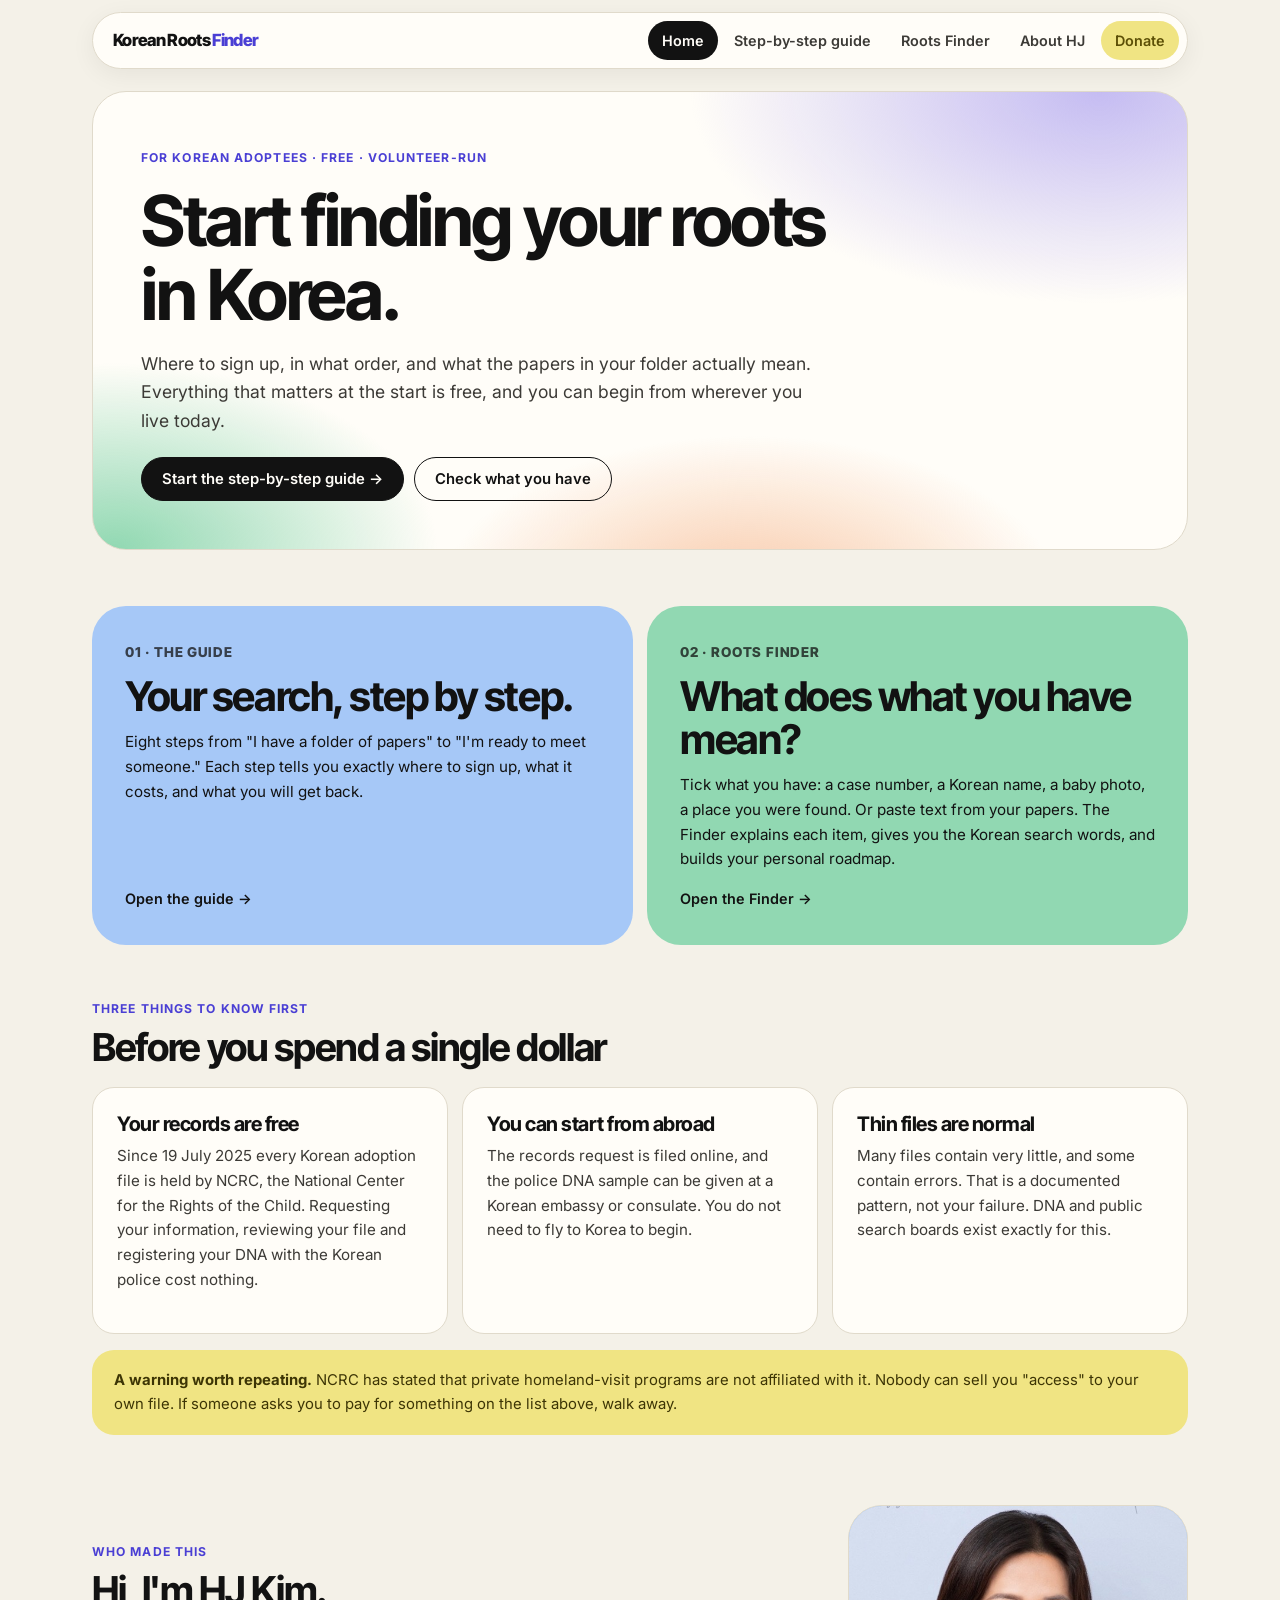
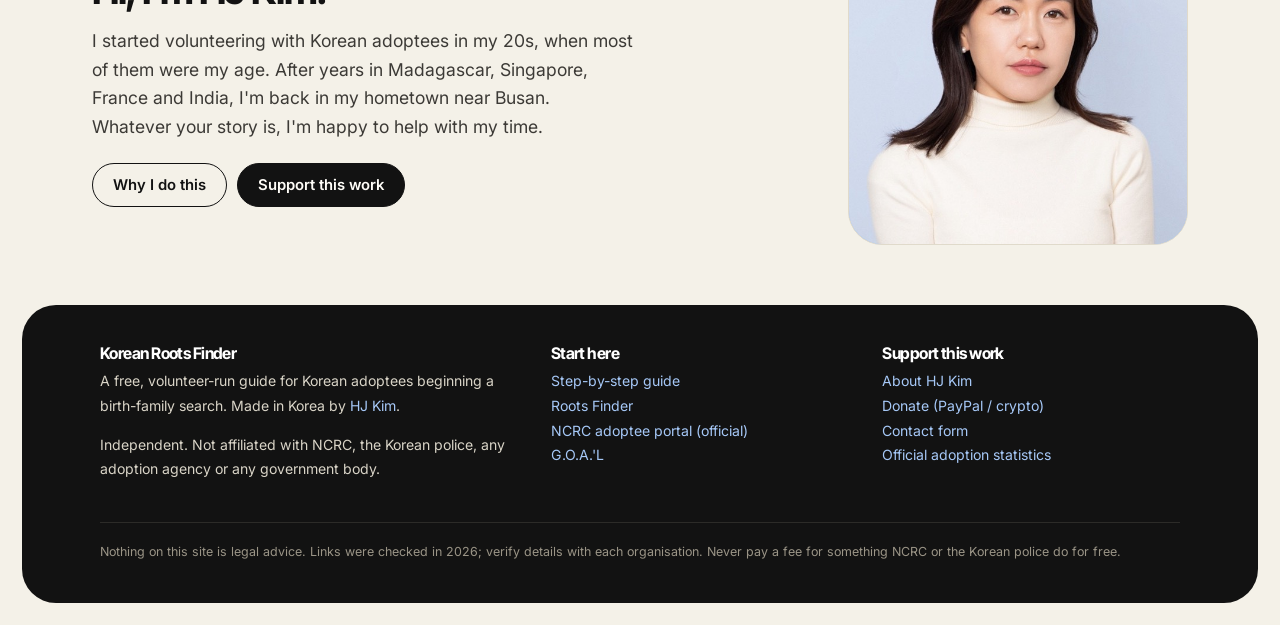
<file: index.html>
<!DOCTYPE html>
<html lang="en">
<head>
<meta charset="utf-8">
<meta name="viewport" content="width=device-width, initial-scale=1">
<meta property="og:image" content="https://rootsinkorea.org/hj-kim.jpg">
<link rel="canonical" href="https://rootsinkorea.org/">
<title>Korean Roots Finder | A free guide for Korean adoptees searching for birth family</title>
<meta name="description" content="Free, step-by-step guidance for Korean adoptees starting a birth-family search, plus the Roots Finder: tick what you have (case number, Korean name, baby photo) and get a personal roadmap with Korean search words.">
<meta property="og:type" content="website">
<meta property="og:title" content="Korean Roots Finder">
<meta property="og:description" content="Where to sign up, in what order, and what your papers actually mean. A free guide for Korean adoptees.">
<meta property="og:url" content="https://rootsinkorea.org/">
<meta name="twitter:card" content="summary">
<link rel="icon" href="data:image/svg+xml,%3Csvg xmlns='http://www.w3.org/2000/svg' viewBox='0 0 64 64'%3E%3Crect width='64' height='64' rx='16' fill='%23121212'/%3E%3Ccircle cx='32' cy='26' r='10' fill='%23c5bcf2'/%3E%3Cpath d='M32 36v16M24 46l8 6 8-6' stroke='%2391d8b2' stroke-width='5' fill='none' stroke-linecap='round'/%3E%3C/svg%3E">
<link rel="preconnect" href="https://fonts.googleapis.com"><link rel="preconnect" href="https://fonts.gstatic.com" crossorigin>
<link href="https://fonts.googleapis.com/css2?family=Inter:wght@400;500;600;700&family=Inter+Tight:wght@600;700;800&display=swap" rel="stylesheet">
<link rel="stylesheet" href="style.css">
</head>
<body data-page="home">
<header id="hdr"></header>

<main class="wrap">
  <div class="hero">
    <div class="kicker">For Korean adoptees · free · volunteer-run</div>
    <h1>Start finding your roots in Korea.</h1>
    <p class="lede">Where to sign up, in what order, and what the papers in your folder actually mean. Everything that matters at the start is free, and you can begin from wherever you live today.</p>
    <div class="btns">
      <a class="btn btn-p" href="guide.html">Start the step-by-step guide →</a>
      <a class="btn btn-s" href="finder.html">Check what you have</a>
    </div>
  </div>

  <section>
    <div class="grid g2 pastel">
      <a class="card door" href="guide.html" style="color:inherit;text-decoration:none">
        <div>
          <div class="num">01 · The guide</div>
          <h2>Your search, step by step.</h2>
          <p>Eight steps from "I have a folder of papers" to "I'm ready to meet someone." Each step tells you exactly where to sign up, what it costs, and what you will get back.</p>
        </div>
        <span class="link-go">Open the guide →</span>
      </a>
      <a class="card door" href="finder.html" style="color:inherit;text-decoration:none">
        <div>
          <div class="num">02 · Roots Finder</div>
          <h2>What does what you have mean?</h2>
          <p>Tick what you have: a case number, a Korean name, a baby photo, a place you were found. Or paste text from your papers. The Finder explains each item, gives you the Korean search words, and builds your personal roadmap.</p>
        </div>
        <span class="link-go">Open the Finder →</span>
      </a>
    </div>
  </section>

  <section>
    <div class="sechead">
      <div class="kicker">Three things to know first</div>
      <h2>Before you spend a single dollar</h2>
    </div>
    <div class="grid g3">
      <div class="card">
        <h3>Your records are free</h3>
        <p>Since 19 July 2025 every Korean adoption file is held by NCRC, the National Center for the Rights of the Child. Requesting your information, reviewing your file and registering your DNA with the Korean police cost nothing.</p>
      </div>
      <div class="card">
        <h3>You can start from abroad</h3>
        <p>The records request is filed online, and the police DNA sample can be given at a Korean embassy or consulate. You do not need to fly to Korea to begin.</p>
      </div>
      <div class="card">
        <h3>Thin files are normal</h3>
        <p>Many files contain very little, and some contain errors. That is a documented pattern, not your failure. DNA and public search boards exist exactly for this.</p>
      </div>
    </div>
    <div class="note lemon"><b>A warning worth repeating.</b> NCRC has stated that private homeland-visit programs are not affiliated with it. Nobody can sell you "access" to your own file. If someone asks you to pay for something on the list above, walk away.</div>
  </section>

  <section>
    <div class="grid g2" style="align-items:center">
      <div>
        <div class="kicker">Who made this</div>
        <h2 style="font-size:clamp(1.6rem,3vw,2.4rem);margin-top:8px">Hi, I'm HJ Kim.</h2>
        <p class="lede">I started volunteering with Korean adoptees in my 20s, when most of them were my age. After years in Madagascar, Singapore, France and India, I'm back in my hometown near Busan. Whatever your story is, I'm happy to help with my time.</p>
        <div class="btns"><a class="btn btn-s" href="about.html">Why I do this</a><a class="btn btn-p" href="about.html#donate">Support this work</a></div>
      </div>
      <div class="portrait" style="max-width:340px;justify-self:end"><img src="hj-kim.jpg" alt="Portrait of HJ Kim"></div>
    </div>
  </section>
</main>

<footer id="ftr"></footer>
<script src="common.js"></script>
</body>
</html>
</file>
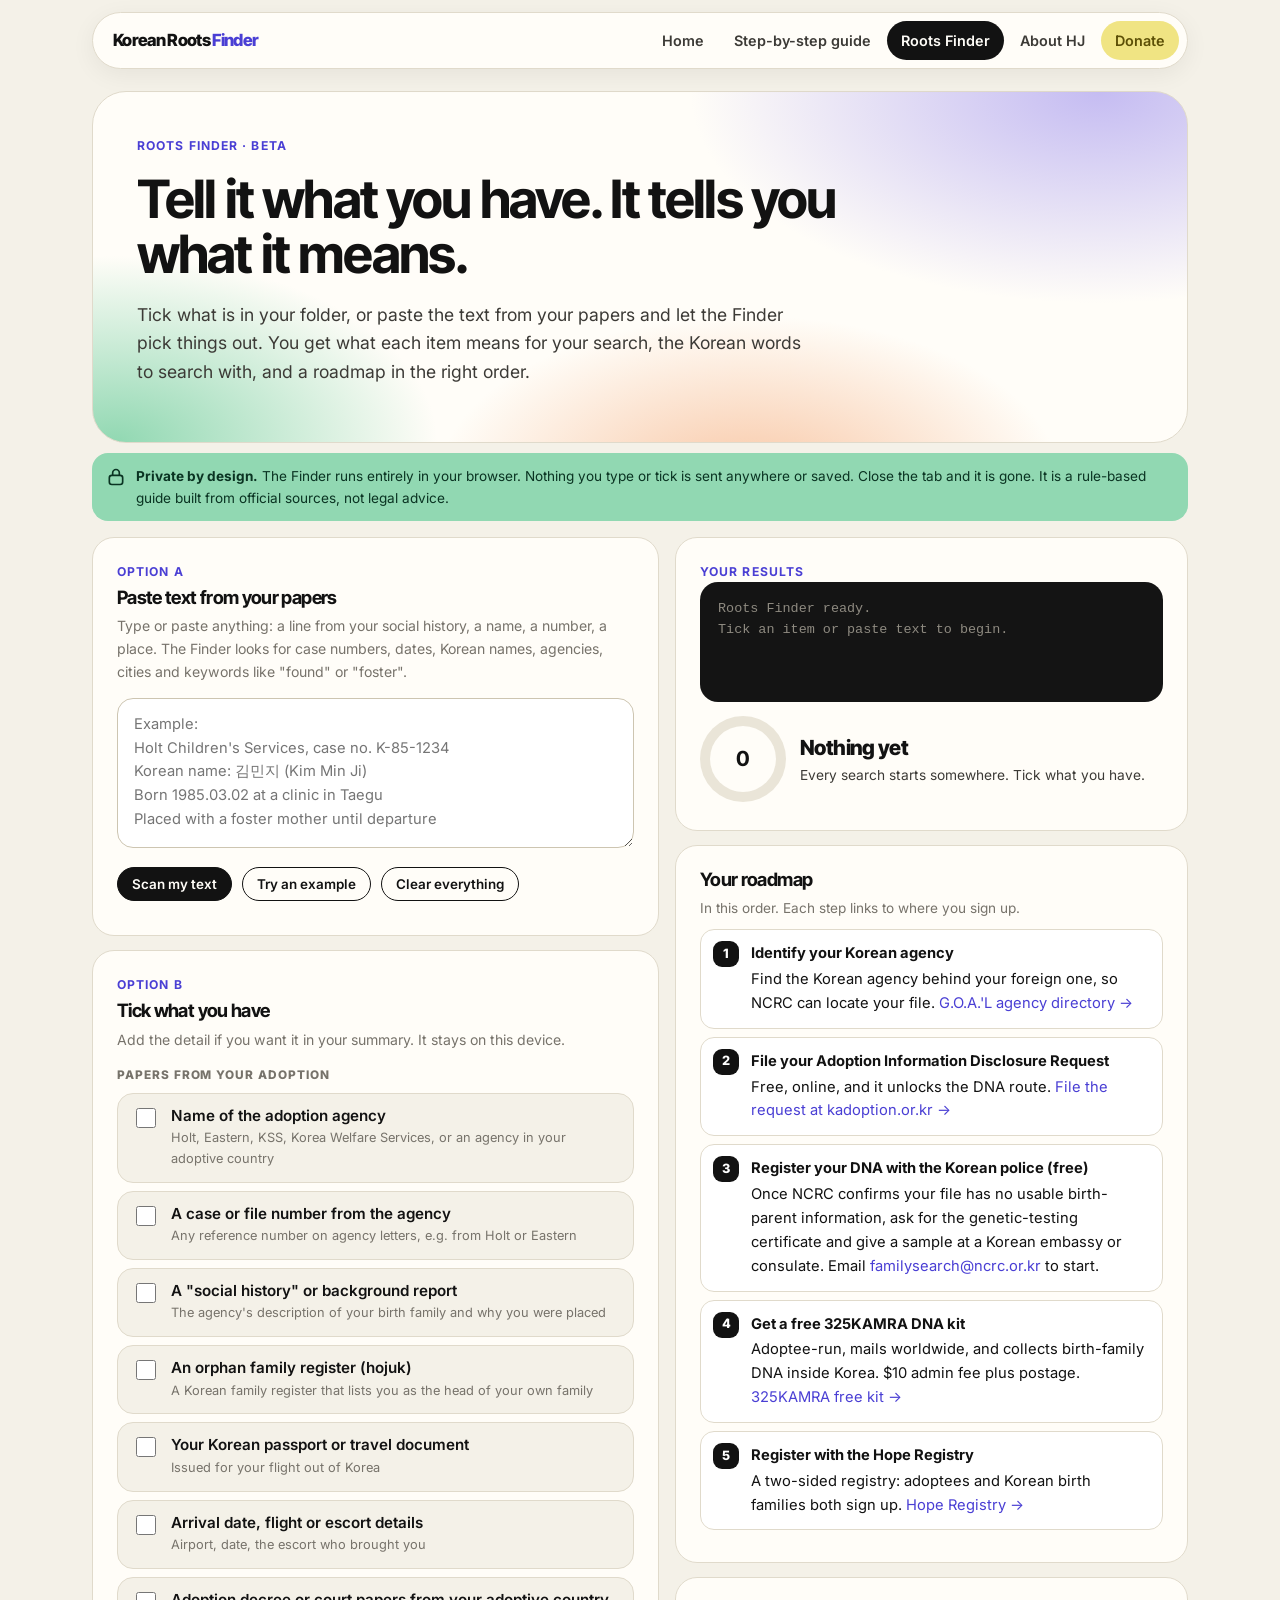
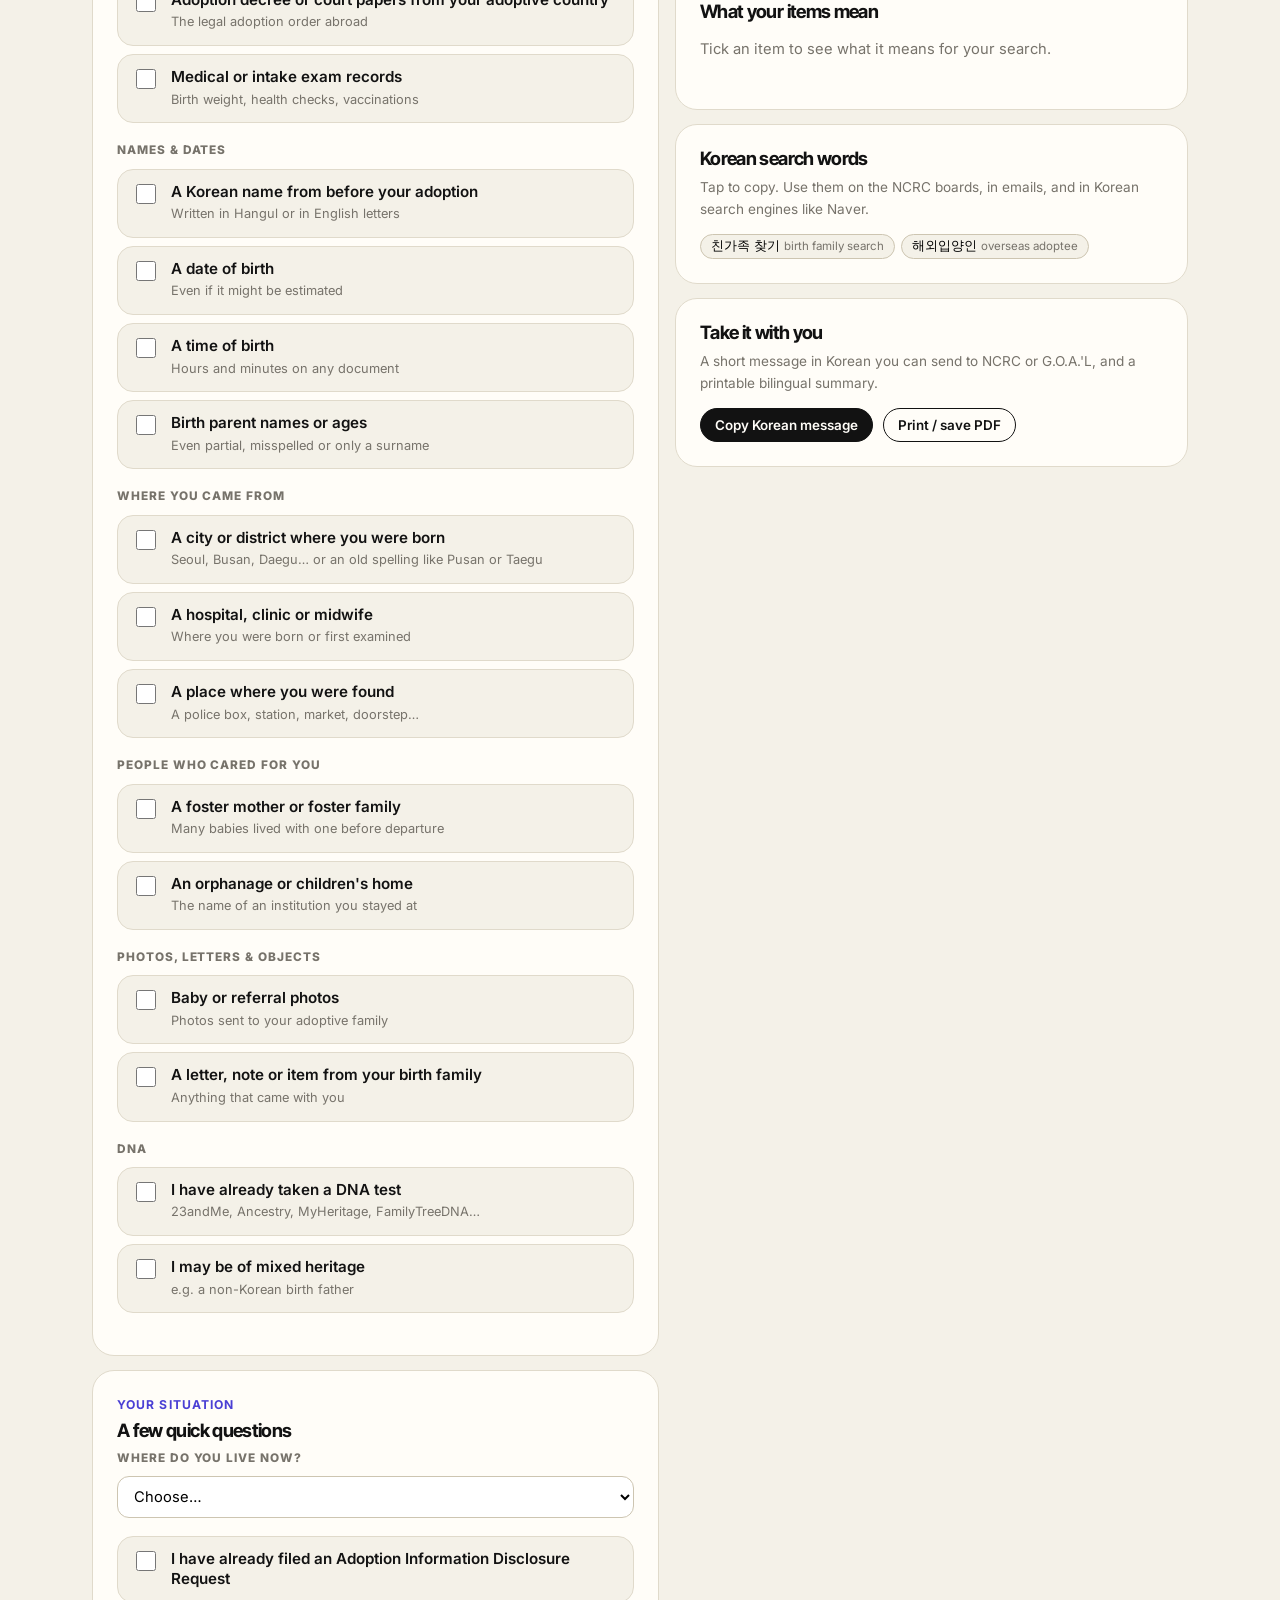
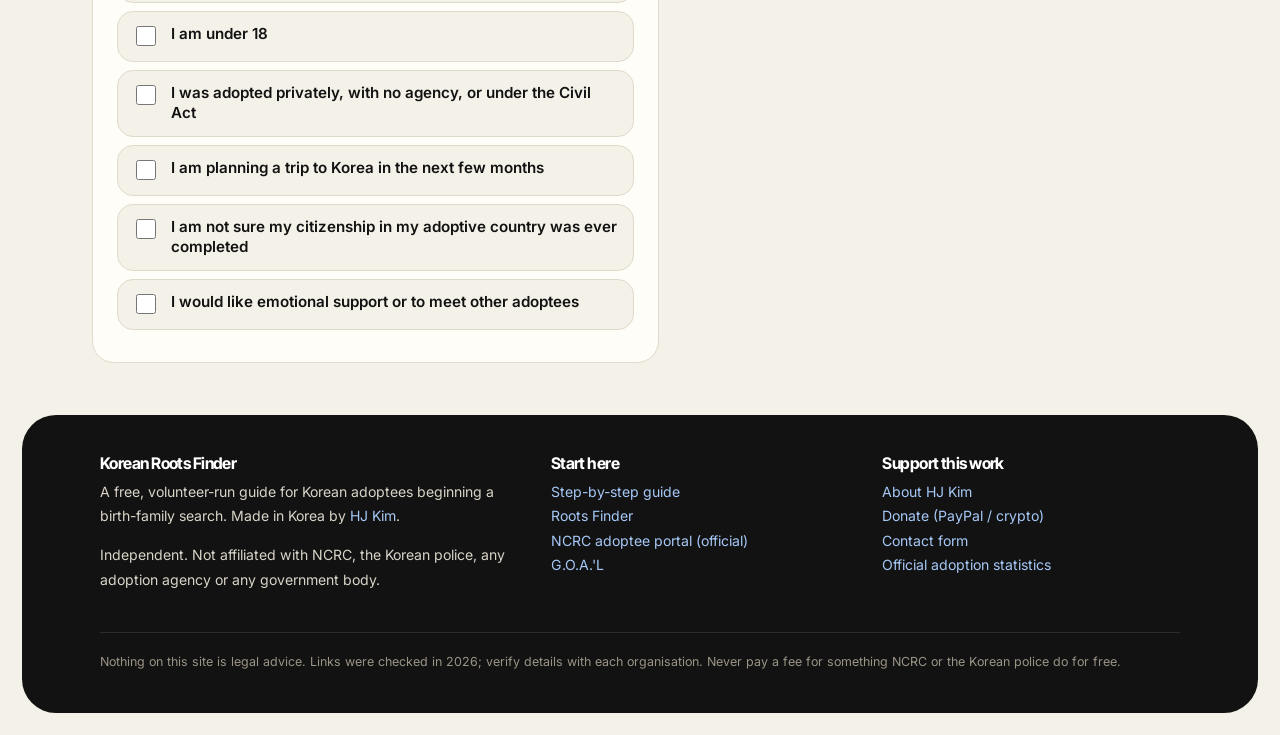
<file: finder.html>
<!DOCTYPE html>
<html lang="en">
<head>
<meta charset="utf-8">
<meta name="viewport" content="width=device-width, initial-scale=1">
<meta property="og:image" content="https://rootsinkorea.org/hj-kim.jpg">
<link rel="canonical" href="https://rootsinkorea.org/finder.html">
<title>Roots Finder: what do your adoption papers mean? | Korean Roots Finder</title>
<meta name="description" content="Tick what you have from your Korean adoption (case number, Korean name, baby photo, place found, orphan register) or paste text from your papers. Get what each item means, the Korean search words, and a personal roadmap. Runs in your browser; nothing is uploaded.">
<meta property="og:title" content="Roots Finder for Korean adoptees">
<meta property="og:description" content="What does your case number, Korean name or baby photo actually mean for your search? Find out in two minutes.">
<link rel="icon" href="data:image/svg+xml,%3Csvg xmlns='http://www.w3.org/2000/svg' viewBox='0 0 64 64'%3E%3Crect width='64' height='64' rx='16' fill='%23121212'/%3E%3Ccircle cx='32' cy='26' r='10' fill='%23c5bcf2'/%3E%3Cpath d='M32 36v16M24 46l8 6 8-6' stroke='%2391d8b2' stroke-width='5' fill='none' stroke-linecap='round'/%3E%3C/svg%3E">
<link rel="preconnect" href="https://fonts.googleapis.com"><link rel="preconnect" href="https://fonts.gstatic.com" crossorigin>
<link href="https://fonts.googleapis.com/css2?family=Inter:wght@400;500;600;700&family=Inter+Tight:wght@600;700;800&display=swap" rel="stylesheet">
<link rel="stylesheet" href="style.css">
<style>
@media print{ .engine,.privacy,#pasteBox{display:none!important} .sheet{display:block!important;font-size:12pt} .sheet h2{font-size:20pt} .sheet table{width:100%;border-collapse:collapse} .sheet td,.sheet th{border:1px solid #999;padding:6px 8px;text-align:left;vertical-align:top} }
select.sel{width:100%;border:1px solid var(--line-2);border-radius:12px;padding:10px 12px;font:inherit;font-size:.92rem;background:#fff}
</style>
</head>
<body data-page="finder">
<header id="hdr"></header>

<main class="wrap">
  <div class="hero sm">
    <div class="kicker">Roots Finder · beta</div>
    <h1>Tell it what you have. It tells you what it means.</h1>
    <p class="lede">Tick what is in your folder, or paste the text from your papers and let the Finder pick things out. You get what each item means for your search, the Korean words to search with, and a roadmap in the right order.</p>
  </div>

  <div class="privacy no-print"><svg width="20" height="20" viewBox="0 0 24 24" fill="none" stroke="currentColor" stroke-width="2" style="flex:none;margin-top:2px"><rect x="4" y="10" width="16" height="11" rx="3"/><path d="M8 10V7a4 4 0 0 1 8 0v3"/></svg><div><b>Private by design.</b> The Finder runs entirely in your browser. Nothing you type or tick is sent anywhere or saved. Close the tab and it is gone. It is a rule-based guide built from official sources, not legal advice.</div></div>

  <div class="engine">
    <!-- ======================= INPUT ======================= -->
    <div>
      <div class="panel" id="pasteBox" style="margin-bottom:14px">
        <div class="kicker">Option A</div>
        <h3 style="margin-top:6px">Paste text from your papers</h3>
        <p class="muted" style="font-size:.88rem">Type or paste anything: a line from your social history, a name, a number, a place. The Finder looks for case numbers, dates, Korean names, agencies, cities and keywords like "found" or "foster".</p>
        <textarea class="paste" id="paste" placeholder="Example:&#10;Holt Children's Services, case no. K-85-1234&#10;Korean name: 김민지 (Kim Min Ji)&#10;Born 1985.03.02 at a clinic in Taegu&#10;Placed with a foster mother until departure"></textarea>
        <div class="btns" style="margin-top:12px"><button class="btn btn-p btn-sm" id="scan">Scan my text</button><button class="btn btn-s btn-sm" id="example">Try an example</button><button class="btn btn-s btn-sm" id="clearAll">Clear everything</button></div>
        <div class="chips" id="found"></div>
      </div>

      <div class="panel">
        <div class="kicker">Option B</div>
        <h3 style="margin-top:6px">Tick what you have</h3>
        <p class="muted" style="font-size:.88rem">Add the detail if you want it in your summary. It stays on this device.</p>
        <div id="checklist"></div>
      </div>

      <div class="panel" style="margin-top:14px">
        <div class="kicker">Your situation</div>
        <h3 style="margin-top:6px">A few quick questions</h3>
        <div class="group">
          <div class="gh">Where do you live now?</div>
          <select class="sel" id="country"></select>
        </div>
        <div id="situation"></div>
      </div>
    </div>

    <!-- ======================= OUTPUT ======================= -->
    <div class="sticky" id="out">
      <div class="panel">
        <div class="kicker">Your results</div>
        <div class="console" id="console" aria-live="polite"><span class="c-dim">Roots Finder ready.</span>
<span class="c-dim">Tick an item or paste text to begin.</span></div>
        <div class="meter"><div class="ring" id="ring"><b id="score">0</b></div><div><div class="m-t" id="level">Nothing yet</div><div class="m-s" id="levelS">Every search starts somewhere. Tick what you have.</div></div></div>
      </div>

      <div class="panel" style="margin-top:14px">
        <h3>Your roadmap</h3>
        <p class="muted" style="font-size:.85rem;margin-bottom:4px">In this order. Each step links to where you sign up.</p>
        <ol class="road" id="road"><li><b>Start with step 1 of the guide</b>Gather your papers, then come back and tick what you found. <a href="guide.html">Open the guide →</a></li></ol>
      </div>

      <div class="panel" style="margin-top:14px">
        <h3>What your items mean</h3>
        <div id="means"><p class="empty">Tick an item to see what it means for your search.</p></div>
      </div>

      <div class="panel" style="margin-top:14px">
        <h3>Korean search words</h3>
        <p class="muted" style="font-size:.85rem">Tap to copy. Use them on the NCRC boards, in emails, and in Korean search engines like Naver.</p>
        <div class="kw" id="kws" style="display:flex;flex-wrap:wrap;gap:6px"><span class="empty">Your words will appear here.</span></div>
      </div>

      <div class="panel" style="margin-top:14px">
        <h3>Take it with you</h3>
        <p class="muted" style="font-size:.85rem">A short message in Korean you can send to NCRC or G.O.A.'L, and a printable bilingual summary.</p>
        <div class="btns" style="margin-top:8px"><button class="btn btn-p btn-sm" id="copyKo">Copy Korean message</button><button class="btn btn-s btn-sm" id="print">Print / save PDF</button></div>
      </div>
    </div>
  </div>

  <div class="sheet" id="sheet"></div>
</main>

<footer id="ftr"></footer>
<script src="common.js"></script>
<script>
/* ============================================================ KNOWLEDGE BASE
   Built from: NCRC / kadoption.or.kr, G.O.A.'L, 325KAMRA, Adoptee Hub, Truth and
   Reconciliation Commission findings (2025). Rule-based, runs locally. */
const L = {
  disclosure:['https://www.kadoption.or.kr/home/eng/main.do','File the request at kadoption.or.kr'],
  goalDir:['https://goal.or.kr/adoption-agency-information','G.O.A.\'L agency directory'],
  goal:['https://goal.or.kr/birth-family-search','G.O.A.\'L birth family search'],
  boardA:['https://www.kadoption.or.kr/home/eng/peopleSearch/findAdoptee.do?menuPos=18','NCRC adoptee search board'],
  boardF:['https://www.kadoption.or.kr/home/eng/peopleSearch/findFamily.do?menuPos=18','NCRC families-searching board'],
  hope:['https://adopteehub.org/services/hope_registry_adoptees','Hope Registry'],
  kamra:['https://www.325kamra.org/korean-adoptees','325KAMRA free kit'],
  ftdna:['https://www.familytreedna.com/','FamilyTreeDNA'],
  gedmatch:['https://www.gedmatch.com/','GEDmatch'],
  myheritage:['https://www.myheritage.com/dna','MyHeritage DNA'],
  paperslip:['https://www.paperslip.org/','Paperslip'],
  koroot:['https://koroot.online/about','KoRoot'],
  ikaa:['https://www.ikaa.org/','IKAA associations'],
  a4j:['https://www.adopteesforjustice.org/federal-legislation','Adoptees For Justice'],
  dual:['https://goal.or.kr/dual-citizenship','G.O.A.\'L citizenship guide'],
  f4:['https://goal.or.kr/f4-visa','G.O.A.\'L F-4 guide'],
  trc:['https://www.jinsil.go.kr/','Truth and Reconciliation Commission']
};
const lk = k => `<a href="${L[k][0]}" target="_blank" rel="noopener">${L[k][1]} →</a>`;

const GROUPS = [
 ['papers','Papers from your adoption'],
 ['names','Names & dates'],
 ['place','Where you came from'],
 ['people','People who cared for you'],
 ['photos','Photos, letters & objects'],
 ['dna','DNA']
];

const ITEMS = [
 {id:'agency',g:'papers',w:10,t:'Name of the adoption agency',h:'Holt, Eastern, KSS, Korea Welfare Services, or an agency in your adoptive country',ko:'입양기관',ph:'e.g. Holt Children\'s Services',
  m:'Tells you which Korean agency created your file. Since 19 July 2025 every agency file is held by NCRC, so you request it from NCRC, not from the agency. If your papers only name a foreign agency (Holt International, WACAP, Spence-Chapin…), G.O.A.\'L\'s directory maps it to the Korean one.',
  kw:[['홀트아동복지회','Holt Children\'s Services'],['동방사회복지회','Eastern Social Welfare Society'],['한국사회봉사회','Korea Social Service'],['대한사회복지회','Korea Welfare Services']],links:['goalDir']},
 {id:'caseno',g:'papers',w:18,t:'A case or file number from the agency',h:'Any reference number on agency letters, e.g. from Holt or Eastern',ko:'입양기관 케이스 번호',ph:'Copy it exactly, with letters and dashes',
  m:'The agency\'s internal reference for your folder. NCRC holds about 260,000 volumes of records; this number is the fastest way to find yours. Copy it exactly as printed onto your disclosure request. Formats differ by agency and era, so don\'t "correct" it.',
  kw:[['케이스 번호','case number'],['입양 기록','adoption records']],links:['disclosure']},
 {id:'social',g:'papers',w:6,t:'A "social history" or background report',h:'The agency\'s description of your birth family and why you were placed',ko:'입양 배경 보고서',ph:'Key facts it states',
  m:'The agency\'s narrative of your origins. Treat it as a starting point, not the truth: Korea\'s Truth and Reconciliation Commission found in 2025 that some records were inaccurate or falsified. Compare it line by line with what NCRC sends you after your disclosure request.',
  kw:[['입양 사유','reason for adoption'],['배경 정보','background information']],links:['paperslip']},
 {id:'register',g:'papers',w:3,t:'An orphan family register (hojuk)',h:'A Korean family register that lists you as the head of your own family',ko:'고아호적',ph:'Name and date written on it',
  m:'An "orphan register" was created so a child could be adopted as an orphan with no known parents. The Truth and Reconciliation Commission found such registers were sometimes falsified, so "parents unknown" on this document does not prove your parents were unknown. Keep searching through DNA and the boards.',
  kw:[['고아호적','orphan family register'],['호적등본','family register copy'],['가족관계등록부','family relations register']],links:['trc']},
 {id:'passport',g:'papers',w:3,t:'Your Korean passport or travel document',h:'Issued for your flight out of Korea',ko:'여권',ph:'Name and birth date as printed',
  m:'Shows the name and date of birth Korea recorded for you at departure, and when you left. Useful to cross-check your file and as supporting paperwork for F-4 visa or nationality applications.',
  kw:[['여권','passport'],['출국일','departure date']],links:['f4']},
 {id:'arrival',g:'papers',w:3,t:'Arrival date, flight or escort details',h:'Airport, date, the escort who brought you',ko:'입국 날짜 / 에스코트',ph:'e.g. arrived JFK, 12 June 1986',
  m:'Confirms your timeline and helps NCRC match your folder. Escort letters sometimes include names or notes that are not in the main file.',kw:[['출국 날짜','departure date']],links:[]},
 {id:'decree',g:'papers',w:2,t:'Adoption decree or court papers from your adoptive country',h:'The legal adoption order abroad',ko:'입양 판결문',ph:'Court and date',
  m:'Legal proof of your adoption abroad. It matters most for citizenship: some intercountry adoptees were never naturalised by their adoptive parents. Keep it with your search folder.',kw:[],links:['a4j']},
 {id:'medical',g:'papers',w:5,t:'Medical or intake exam records',h:'Birth weight, health checks, vaccinations',ko:'의료 기록',ph:'Hospital or clinic named?',
  m:'Often name a hospital, clinic or doctor, and give a birth weight. A named hospital is a place-based lead; birth weight can help confirm a match.',kw:[['출생 체중','birth weight']],links:[]},

 {id:'koname',g:'names',w:10,t:'A Korean name from before your adoption',h:'Written in Hangul or in English letters',ko:'입양 전 이름',ph:'In Hangul if you have it, e.g. 김민지',
  m:'Your pre-adoption name. It may have been given by the agency, an orphanage or the police rather than your birth parents, so treat it as a lead, not proof. Search the NCRC boards with it in Hangul. Romanised spellings vary (Kim/Gim, Lee/Yi/Rhee, Park/Pak).',
  kw:[['입양 전 이름','pre-adoption name']],links:['boardF']},
 {id:'dob',g:'names',w:6,t:'A date of birth',h:'Even if it might be estimated',ko:'생년월일',ph:'YYYY-MM-DD',
  m:'For children who were found, birth dates were often estimated. If your papers say "estimated" or give only a year, search a range of dates, not one day. The disclosure request can return your recorded date and time of birth.',
  kw:[['생년월일','date of birth'],['추정 생년월일','estimated date of birth']],links:['boardF']},
 {id:'birthtime',g:'names',w:5,t:'A time of birth',h:'Hours and minutes on any document',ko:'출생 시간',ph:'e.g. 03:40',
  m:'A recorded time of birth suggests someone was present who knew it: a hospital, a midwife or a parent. That makes it more likely your file holds real birth information.',kw:[['출생 시간','time of birth']],links:[]},
 {id:'parents',g:'names',w:18,t:'Birth parent names or ages',h:'Even partial, misspelled or only a surname',ko:'친생부모 이름 / 나이',ph:'As written on your papers',
  m:'The strongest lead there is. NCRC releases birth-parent identity only with their consent, but their ages at the time are released without it. Names in old files are often romanised badly; ask a Korean speaker to suggest the likely Hangul.',
  kw:[['친생모','birth mother'],['친생부','birth father'],['생모','birth mother (common word)'],['친가족 찾기','birth family search']],links:['disclosure','goal']},

 {id:'birthplace',g:'place',w:8,t:'A city or district where you were born',h:'Seoul, Busan, Daegu… or an old spelling like Pusan or Taegu',ko:'출생지',ph:'e.g. Daegu, Jung-gu',
  m:'Narrows your search to a region. Districts (gu/gun) matter more than cities. Old papers use older spellings: Pusan = Busan, Taegu = Daegu, Inchon = Incheon, Kwangju = Gwangju, Taejon = Daejeon.',kw:[['출생지','place of birth']],links:['goal']},
 {id:'hospital',g:'place',w:10,t:'A hospital, clinic or midwife',h:'Where you were born or first examined',ko:'출생 병원',ph:'Name as written',
  m:'A strong place-based lead: it suggests a recorded birth. Many small clinics have closed or changed names, and old records may not survive, so ask G.O.A.\'L to help check before you travel.',
  kw:[['출생 병원','birth hospital'],['산부인과','maternity clinic'],['조산원','midwife clinic']],links:['goal']},
 {id:'found',g:'place',w:8,t:'A place where you were found',h:'A police box, station, market, doorstep…',ko:'발견 장소',ph:'Place and date if known',
  m:'If you were found, your file most likely has no birth-parent identity. This is exactly the situation the free Korean police DNA registration was built for, because birth families who left a child often register there. The place itself is also a lead: some families search near where they left a child.',
  kw:[['발견 장소','place found'],['기아','foundling'],['유전자 등록','DNA registration'],['실종아동','missing child']],links:['disclosure','boardF']},

 {id:'foster',g:'people',w:6,t:'A foster mother or foster family',h:'Many babies lived with one before departure',ko:'위탁모',ph:'Name or area if known',
  m:'Many children spent weeks or months with a foster mother. Foster families sometimes remember details, and the agency file may record who they were. Ask about them in your file review.',kw:[['위탁모','foster mother'],['위탁가정','foster family']],links:[]},
 {id:'orphanage',g:'people',w:6,t:'An orphanage or children\'s home',h:'The name of an institution you stayed at',ko:'보육원 / 영아원',ph:'Name and city',
  m:'Institutions kept intake records: when you arrived and who brought you. Some have closed or merged. The name plus city is enough for G.O.A.\'L to check whether it still exists.',kw:[['보육원','children\'s home'],['영아원','infant home'],['입소 기록','intake record']],links:['goal']},

 {id:'photos',g:'photos',w:6,t:'Baby or referral photos',h:'Photos sent to your adoptive family',ko:'아기 때 사진',ph:'How many, and where taken?',
  m:'Usually taken by the agency or a foster mother. A photo can help a birth family recognise you on a search board, and the background (a room, clothes, a person holding you) can be a clue. Recognising a baby by face is unreliable, so always pair photos with DNA.',kw:[['어릴 적 사진','childhood photo'],['입양 전 사진','pre-adoption photo']],links:['boardA']},
 {id:'objects',g:'photos',w:12,t:'A letter, note or item from your birth family',h:'Anything that came with you',ko:'친가족의 편지 / 물건',ph:'What it is',
  m:'Rare and powerful. Handwriting, names, places or even the type of paper can be leads. Have it translated by someone you trust, keep the original safe, and bring a copy to your file review.',kw:[['편지','letter'],['쪽지','note']],links:['goal']},

 {id:'dnadone',g:'dna',w:14,t:'I have already taken a DNA test',h:'23andMe, Ancestry, MyHeritage, FamilyTreeDNA…',ko:'DNA 검사',ph:'Which company?',
  m:'Download your raw data and upload it everywhere that accepts it: FamilyTreeDNA (the database 325KAMRA uses, where Korean birth-family samples land), GEDmatch and MyHeritage. One test, many databases.',kw:[['유전자 검사','DNA test']],links:['ftdna','gedmatch','myheritage']},
 {id:'mixed',g:'dna',w:6,t:'I may be of mixed heritage',h:'e.g. a non-Korean birth father',ko:'혼혈',ph:'',
  m:'Good news for DNA: adoptees with an American birth father tend to find many more matches, simply because testing rates in the US are much higher. Large consumer databases are worth it for you.',kw:[],links:['kamra']}
];

const SITUATION = [
 {id:'filed',t:'I have already filed an Adoption Information Disclosure Request'},
 {id:'under18',t:'I am under 18'},
 {id:'private',t:'I was adopted privately, with no agency, or under the Civil Act'},
 {id:'visit',t:'I am planning a trip to Korea in the next few months'},
 {id:'citizen',t:'I am not sure my citizenship in my adoptive country was ever completed'},
 {id:'support',t:'I would like emotional support or to meet other adoptees'}
];

const COUNTRIES = [['','Choose…',''],['US','United States','미국'],['CA','Canada','캐나다'],['SE','Sweden','스웨덴'],['DK','Denmark','덴마크'],['NO','Norway','노르웨이'],['NL','Netherlands','네덜란드'],['BE','Belgium','벨기에'],['FR','France','프랑스'],['DE','Germany','독일'],['CH','Switzerland','스위스'],['LU','Luxembourg','룩셈부르크'],['IT','Italy','이탈리아'],['GB','United Kingdom','영국'],['AU','Australia','호주'],['NZ','New Zealand','뉴질랜드'],['KR','South Korea','한국'],['XX','Somewhere else','해외']];

const CITY = {seoul:'서울',busan:'부산',pusan:'부산',daegu:'대구',taegu:'대구',incheon:'인천',inchon:'인천',gwangju:'광주',kwangju:'광주',daejeon:'대전',taejon:'대전',taejeon:'대전',ulsan:'울산',suwon:'수원',jeonju:'전주',chonju:'전주',cheongju:'청주',chongju:'청주',chuncheon:'춘천',chunchon:'춘천',masan:'마산',mokpo:'목포',pohang:'포항',gyeongju:'경주',kyongju:'경주',kyungju:'경주',jeju:'제주',cheju:'제주',uijeongbu:'의정부',uijongbu:'의정부',anyang:'안양',bucheon:'부천',puchon:'부천',seongnam:'성남',songnam:'성남',wonju:'원주',gangneung:'강릉',kangnung:'강릉',iri:'이리',iksan:'익산',gunsan:'군산',kunsan:'군산',yeosu:'여수',yosu:'여수',suncheon:'순천',sunchon:'순천',jinju:'진주',chinju:'진주',gimhae:'김해',kimhae:'김해',changwon:'창원',andong:'안동',gumi:'구미',kumi:'구미',pyeongtaek:'평택',pyongtaek:'평택',dongducheon:'동두천',tongduchon:'동두천',gyeonggi:'경기도',kyunggi:'경기도',kyonggi:'경기도',gangwon:'강원도',kangwon:'강원도',chungcheong:'충청도',chungchong:'충청도',jeolla:'전라도',cholla:'전라도',chulla:'전라도',gyeongsang:'경상도',kyongsang:'경상도',kyungsang:'경상도'};
const AGENCIES = [[/holt/i,'홀트아동복지회','Holt'],[/eastern/i,'동방사회복지회','Eastern'],[/korea\s*social\s*service|\bkss\b/i,'한국사회봉사회','KSS'],[/korea\s*welfare\s*services?|\bkws\b/i,'대한사회복지회','Korea Welfare Services'],[/홀트/,'홀트아동복지회','Holt'],[/동방/,'동방사회복지회','Eastern'],[/한국사회봉사회/,'한국사회봉사회','KSS'],[/대한사회복지회/,'대한사회복지회','Korea Welfare Services'],[/wacap|bethany|spence|dillon|lutheran|children'?s home society|adoptionscentrum|danadopt|wereldkinderen|rayon de soleil/i,null,'foreign agency']];

/* ============================================================ STATE */
const S = {on:{}, det:{}, auto:{}, sit:{}, country:''};

/* ============================================================ BUILD UI */
function buildUI(){
  const cl=document.getElementById('checklist');
  cl.innerHTML=GROUPS.map(([g,gl])=>`<div class="group"><div class="gh">${gl}</div>${ITEMS.filter(i=>i.g===g).map(i=>`
    <div class="item" id="it-${i.id}"><label class="row"><input type="checkbox" data-id="${i.id}"><div><div class="t">${i.t}<span class="auto" style="display:none">found in text</span></div><div class="h">${i.h}</div></div></label>
    ${i.ph?`<div class="det"><input type="text" data-det="${i.id}" placeholder="${esc(i.ph)}" autocomplete="off"></div>`:''}</div>`).join('')}</div>`).join('');
  document.getElementById('situation').innerHTML=SITUATION.map(s=>`<div class="item" id="si-${s.id}"><label class="row"><input type="checkbox" data-sit="${s.id}"><div><div class="t">${s.t}</div></div></label></div>`).join('');
  document.getElementById('country').innerHTML=COUNTRIES.map(([v,l])=>`<option value="${v}">${l}</option>`).join('');
  cl.addEventListener('change',e=>{const id=e.target.dataset.id; if(!id) return; S.on[id]=e.target.checked; if(!e.target.checked) S.auto[id]=false; sync(); run(id);});
  cl.addEventListener('input',e=>{const id=e.target.dataset.det; if(!id) return; S.det[id]=e.target.value; if(e.target.value&&!S.on[id]){S.on[id]=true;} sync(); run(null,true);});
  document.getElementById('situation').addEventListener('change',e=>{const id=e.target.dataset.sit; if(!id) return; S.sit[id]=e.target.checked; document.getElementById('si-'+id).classList.toggle('on',e.target.checked); run('sit:'+id);});
  document.getElementById('country').addEventListener('change',e=>{S.country=e.target.value; run('country');});
}
function sync(){
  ITEMS.forEach(i=>{
    const box=document.getElementById('it-'+i.id), cb=box.querySelector('input[type=checkbox]'), d=box.querySelector('[data-det]');
    cb.checked=!!S.on[i.id]; box.classList.toggle('on',!!S.on[i.id]);
    box.querySelector('.auto').style.display=S.auto[i.id]&&S.on[i.id]?'inline-block':'none';
    if(d && d.value!==(S.det[i.id]||'')) d.value=S.det[i.id]||'';
  });
}

/* ============================================================ TEXT SCANNER */
function scanText(txt){
  const hits=[]; const set=(id,val,label)=>{ if(!S.on[id]) {S.on[id]=true; S.auto[id]=true;} if(val && !S.det[id]) S.det[id]=val; hits.push(label); };
  if(!txt.trim()) return hits;
  for(const [re,ko,en] of AGENCIES){ const m=txt.match(re); if(m){ set('agency', ko?`${en} (${ko})`:m[0], `Agency: ${ko?en:m[0]}`); break; } }
  const cn=txt.match(/(?:case|file|ref(?:erence)?|no\.?|number|번호)\s*[:#.]?\s*([A-Z]{0,3}[- ]?\d[\d\-\/ ]{2,14}\d)/i) || txt.match(/\b([A-Z]{1,3}-\d{2,}(?:-\d+)*)\b/);
  if(cn) set('caseno', cn[1].trim(), `Case number: ${cn[1].trim()}`);
  const hangul=[...txt.matchAll(/[가-힣]{2,4}/g)].map(m=>m[0]).filter(w=>!/병원|복지|사회|호적|보육|영아|위탁|기관|사진|편지|발견|여권|이름|출생|입양|번호|서울|부산|대구|인천|광주|대전|울산|경찰|미혼|생모|생부|친모|친부/.test(w));
  if(hangul.length) set('koname', hangul[0], `Korean word or name: ${hangul[0]}`);
  const nameEn=txt.match(/korean name\s*[:\-]?\s*([A-Z][a-z]+(?:[\s\-][A-Z][a-z]+){1,2})/i); if(nameEn && !hangul.length) set('koname', nameEn[1], `Korean name: ${nameEn[1]}`);
  const d=txt.match(/\b((?:19|20)\d{2})[.\-\/년 ]\s?(\d{1,2})[.\-\/월 ]\s?(\d{1,2})일?\b/) || txt.match(/\b(\d{1,2})\s+(jan|feb|mar|apr|may|jun|jul|aug|sep|oct|nov|dec)[a-z]*\.?,?\s+((?:19|20)\d{2})\b/i) || txt.match(/\b(jan|feb|mar|apr|may|jun|jul|aug|sep|oct|nov|dec)[a-z]*\.?\s+(\d{1,2}),?\s+((?:19|20)\d{2})\b/i);
  if(d){ const iso=toISO(d); if(iso) set('dob', iso, `Date: ${iso}`); }
  if(/\b\d{1,2}:\d{2}\b|\d{1,2}시\s?\d{0,2}분?/.test(txt) && /birth|born|출생|태어/i.test(txt)) set('birthtime', (txt.match(/\b\d{1,2}:\d{2}\b/)||[''])[0], 'Time of birth');
  const lower=txt.toLowerCase(); const cities=[];
  for(const k in CITY){ if(new RegExp('\\b'+k+'\\b','i').test(lower)) cities.push(k); }
  for(const ko of new Set(Object.values(CITY))){ if(txt.includes(ko.replace('도',''))) cities.push(ko); }
  const isFound=/\b(found|foundling|abandoned|left at|police box|police station|doorstep)\b|발견|기아|버려/i.test(txt);
  if(cities.length){ const c=cities[0]; const label=(CITY[c]?c[0].toUpperCase()+c.slice(1)+` (${CITY[c]})`:c); set(isFound?'found':'birthplace', label, `Place: ${label}`); }
  if(isFound) set('found', null, 'Found / foundling');
  if(/hospital|clinic|midwife|병원|의원|산부인과|조산/i.test(txt)) set('hospital', (txt.match(/[A-Z][\w']*(?:\s[A-Z][\w']*)*\s(?:Hospital|Clinic)|[가-힣]+(?:병원|의원|산부인과)/)||[null])[0], 'Hospital or clinic');
  if(/foster|위탁/i.test(txt)) set('foster', null, 'Foster care');
  if(/orphanage|children'?s home|baby home|infant home|보육원|영아원|고아원/i.test(txt)) set('orphanage', null, 'Orphanage / home');
  if(/birth mother|birth father|mother'?s name|father'?s name|생모|생부|친모|친부|친생/i.test(txt)) set('parents', null, 'Birth parent mention');
  if(/hojuk|family regist|호적|고아호적/i.test(txt)) set('register', null, 'Family register');
  if(/passport|여권/i.test(txt)) set('passport', null, 'Passport');
  if(/social history|background report|unwed|unmarried|미혼/i.test(txt)) set('social', null, 'Social history');
  if(/photo|picture|사진/i.test(txt)) set('photos', null, 'Photos');
  if(/letter|note from|편지|쪽지/i.test(txt)) set('objects', null, 'Letter or note');
  if(/23andme|ancestry|myheritage|familytreedna|ftdna|dna test/i.test(txt)) set('dnadone', (txt.match(/23andme|ancestry|myheritage|familytreedna|ftdna/i)||[null])[0], 'DNA test');
  if(/arriv|escort|flight|airport/i.test(txt)) set('arrival', null, 'Arrival details');
  return hits;
}
const MON={jan:1,feb:2,mar:3,apr:4,may:5,jun:6,jul:7,aug:8,sep:9,oct:10,nov:11,dec:12};
function toISO(m){ let y,mo,d;
  if(/^\d{4}$/.test(m[1])){y=+m[1];mo=+m[2];d=+m[3];}
  else if(/^\d/.test(m[1])){d=+m[1];mo=MON[m[2].slice(0,3).toLowerCase()];y=+m[3];}
  else {mo=MON[m[1].slice(0,3).toLowerCase()];d=+m[2];y=+m[3];}
  if(!(mo>=1&&mo<=12&&d>=1&&d<=31)) return null; return `${y}-${String(mo).padStart(2,'0')}-${String(d).padStart(2,'0')}`; }
function koDate(s){ const m=(s||'').match(/((?:19|20)\d{2})\D+(\d{1,2})\D+(\d{1,2})/); return m?`${m[1]}년 ${+m[2]}월 ${+m[3]}일`:null; }
function particle(word){ const c=word.charCodeAt(word.length-1)-0xAC00; if(c<0||c>11171) return '(으)로'; const j=c%28; return (j===0||j===8)?'로':'으로'; }
function cityKo(s){ if(!s) return null; const l=s.toLowerCase(); for(const k in CITY){ if(new RegExp('\\b'+k+'\\b').test(l)) return CITY[k]; } const h=s.match(/[가-힣]+/); return h?h[0]:null; }

/* ============================================================ ENGINE */
function analyse(){
  const on=id=>!!S.on[id], sit=id=>!!S.sit[id];
  const checked=ITEMS.filter(i=>on(i.id));
  const score=Math.min(100,checked.reduce((a,i)=>a+i.w,0));
  const road=[];
  const ctry=COUNTRIES.find(c=>c[0]===S.country);
  if(sit('private')) road.push(['Contact NCRC or G.O.A.\'L about your route','Private and Civil Act adoptions cannot use the standard disclosure request. NCRC is still the place to ask, and G.O.A.\'L can advise. '+lk('goal')]);
  else {
    if(!on('agency')) road.push(['Identify your Korean agency','Find the Korean agency behind your foreign one, so NCRC can locate your file. '+lk('goalDir')]);
    if(!sit('filed')) road.push(['File your Adoption Information Disclosure Request',`Free, online, and it unlocks the DNA route.${on('caseno')?' Put your case number'+(S.det.caseno?` <b>${esc(S.det.caseno)}</b>`:'')+' on the form exactly as printed.':''}${sit('under18')?' Because you are under 18, you need your adoptive parents\' consent.':''} `+lk('disclosure')]);
    else road.push(['Follow up on your disclosure request','When the answer comes, come back and tick anything new: a time of birth, parents\' ages, a hospital. If birth parents decline consent, G.O.A.\'L suggests asking again after a year. '+lk('goal')]);
  }
  const noParentInfo=!on('parents');
  road.push([ on('found')||noParentInfo ? 'Register your DNA with the Korean police (free)' : 'Keep the police DNA route in mind',
    (on('found')||noParentInfo ? 'Once NCRC confirms your file has no usable birth-parent information, ask for the genetic-testing certificate and give a sample at a Korean embassy or consulate'+(ctry&&ctry[0]&&ctry[0]!=='KR'&&ctry[0]!=='XX'?` in ${ctry[1]}`:'')+'. Email <a href="mailto:familysearch@ncrc.or.kr">familysearch@ncrc.or.kr</a> to start.'
      : 'Your papers name birth parents, so NCRC may try consent first. If that leads nowhere, the police DNA route opens.') ]);
  if(on('dnadone')) road.push(['Upload your raw DNA everywhere',`Download raw data from ${S.det.dnadone?esc(S.det.dnadone):'your test company'} and upload it to FamilyTreeDNA, GEDmatch and MyHeritage. Then join 325KAMRA's project. `+lk('ftdna')]);
  else road.push(['Get a free 325KAMRA DNA kit','Adoptee-run, mails worldwide, and collects birth-family DNA inside Korea. $10 admin fee plus postage. '+lk('kamra')]);
  if(on('mixed')) road.push(['Test with a large US-based database too','Mixed-heritage adoptees usually get far more matches there.']);
  if(on('koname')||on('dob')||on('birthplace')||on('found')||on('photos')) road.push(['Post yourself on the NCRC search boards',`Use your ${[on('koname')&&'Korean name in Hangul',on('dob')&&'date of birth',(on('birthplace')||on('found'))&&'place',on('photos')&&'photo'].filter(Boolean).join(', ')}. Then check the families-searching board for a match. `+lk('boardA')]);
  road.push(['Register with the Hope Registry','A two-sided registry: adoptees and Korean birth families both sign up. '+lk('hope')]);
  const place=S.det.found||S.det.birthplace||S.det.hospital||S.det.orphanage;
  if(on('found')||on('birthplace')||on('hospital')||on('orphanage')) road.push(['Ask G.O.A.\'L about a place-based search',`${place?'Bring <b>'+esc(place)+'</b>. ':''}Places change names and records move; they know how to check. `+lk('goal')]);
  if(on('objects')) road.push(['Get your letter or item translated safely','Use someone you trust. Keep the original; bring a copy to your file review.']);
  if(on('register')||on('social')) road.push(['Don\'t take your papers at face value','The Truth and Reconciliation Commission found falsified orphan registers and inaccurate records. If you believe yours were falsified, you can apply. '+lk('trc')]);
  if(sit('visit')) road.push(['Book your in-person file review now','Reservations open 14–50 days ahead and slots are limited. Stay at KoRoot\'s guesthouse for a gentle landing. '+lk('koroot')]);
  if(sit('citizen')) road.push(['Check your citizenship status','In the US, Adoptees For Justice campaigns on this. Korean nationality restoration needs NCRC\'s Adoption Verification Certificate. '+lk('a4j')+' · '+lk('dual')]);
  if(sit('support')) road.push(['Find your people','Adoptee associations exist in most adoptive countries, and KoRoot offers counselling in Seoul. '+lk('ikaa')]);

  // keywords
  const kws=[];
  if(S.det.koname){ const h=S.det.koname.match(/[가-힣]+/); kws.push([h?h[0]:S.det.koname, h?'your Korean name':'romanised name: ask for the Hangul']); }
  if(S.det.dob){ const k=koDate(S.det.dob); if(k) kws.push([k,'date of birth (Korean format)']); }
  ['birthplace','found','hospital','orphanage'].forEach(id=>{ const c=cityKo(S.det[id]); if(c) kws.push([c,'place in Korean']); });
  if(S.det.agency){ const a=AGENCIES.find(([re])=>re.test(S.det.agency)); if(a&&a[1]) kws.push([a[1],a[2]]); }
  if(S.det.caseno) kws.push([S.det.caseno,'case number']);
  const agencyKnown=S.det.agency&&AGENCIES.some(([re,ko])=>ko&&re.test(S.det.agency));
  checked.forEach(i=>{ if(i.id==='agency'&&agencyKnown) return; i.kw.forEach(k=>kws.push(k)); });
  kws.push(['친가족 찾기','birth family search'],['해외입양인','overseas adoptee']);
  const seen=new Set(); const kwU=kws.filter(([k])=>!seen.has(k)&&seen.add(k));
  return {checked,score,road,kws:kwU,ctry};
}

/* ============================================================ RENDER */
let cTimer=[];
function consoleLines(lines){
  cTimer.forEach(clearTimeout); cTimer=[];
  const el=document.getElementById('console'); el.innerHTML='';
  lines.forEach((l,i)=>cTimer.push(setTimeout(()=>{el.innerHTML+=(i?'\n':'')+l;},i*140)));
}
function run(trigger,quiet){
  const r=analyse();
  // meter
  const ring=document.getElementById('ring'); ring.style.setProperty('--p',r.score);
  document.getElementById('score').textContent=r.score;
  const [lv,ls]= r.checked.length===0?['Nothing yet','Every search starts somewhere. Tick what you have.']
    : r.score<25?['A thin file, for now','Very common, and not your fault. DNA and the search boards were made for exactly this.']
    : r.score<55?['Some real leads','You have threads to pull. Follow the roadmap in order.']
    : ['Strong leads','You have more than most. Get your disclosure request in and put these details to work.'];
  document.getElementById('level').textContent=lv; document.getElementById('levelS').textContent=ls;
  // roadmap
  document.getElementById('road').innerHTML=r.road.map(([t,d])=>`<li><b>${t}</b>${d}</li>`).join('');
  // meanings
  document.getElementById('means').innerHTML=r.checked.length? r.checked.map(i=>`<div class="mean"><h4>${i.t} <span class="ko muted" style="font-weight:500;font-size:.85rem">· ${i.ko}</span></h4>${S.det[i.id]?`<p><b>You have:</b> ${esc(S.det[i.id])}</p>`:''}<p>${i.m}</p>${i.links.length?`<p style="margin:0">${i.links.map(lk).join(' · ')}</p>`:''}</div>`).join('') : '<p class="empty">Tick an item to see what it means for your search.</p>';
  // keywords
  document.getElementById('kws').innerHTML=r.kws.map(([k,en])=>`<button class="kwb" data-k="${esc(k)}" title="${esc(en)}">${esc(k)} <span class="muted" style="font-size:.72rem">${esc(en)}</span></button>`).join('');
  // console
  if(!quiet){
    const it=trigger&&ITEMS.find(i=>i.id===trigger);
    const lines=[`<span class="c-dim">&gt; analysing ${r.checked.length} item${r.checked.length===1?'':'s'}…</span>`];
    if(it&&S.on[it.id]) lines.push(`<span class="c-hi">+ ${esc(it.t)}</span> <span class="c-dim">(${it.ko})</span>`);
    if(S.on.agency) lines.push('<span class="c-ok">✓</span> agency mapped → records now held by NCRC');
    if(S.on.caseno) lines.push('<span class="c-ok">✓</span> case number → attach to disclosure request');
    if(S.on.found||!S.on.parents) lines.push('<span class="c-ok">✓</span> police DNA route: likely eligible');
    if(S.on.parents) lines.push('<span class="c-ok">✓</span> birth-parent lead → consent process applies');
    if(S.on.koname||S.on.dob) lines.push('<span class="c-ok">✓</span> board search terms generated');
    lines.push(`<span class="c-dim">&gt; roadmap: ${r.road.length} steps · lead strength ${r.score}/100</span>`);
    consoleLines(lines);
  }
  buildSheet(r);
}

/* ============================================================ OUTPUTS */
function koMessage(){
  const r=analyse(); const c=r.ctry&&r.ctry[2]&&r.ctry[0]!=='KR'?r.ctry[2]:null;
  const lines=['안녕하세요.', c?`저는 ${c}${particle(c)} 입양된 한국 출신 입양인입니다.`:'저는 해외로 입양된 한국 출신 입양인입니다.','친가족을 찾기 위해 제 입양 기록을 확인하고 싶습니다. 제가 가지고 있는 정보는 다음과 같습니다.',''];
  r.checked.forEach(i=>{ let v=S.det[i.id]||'있음'; if(i.id==='dob'&&koDate(v)) v=koDate(v); lines.push(`- ${i.ko}: ${v}`); });
  if(!r.checked.length) lines.push('- (아직 정리 중입니다)');
  lines.push('','도움을 주시면 정말 감사하겠습니다.','감사합니다.');
  return lines.join('\n');
}
function buildSheet(r){
  const rows=r.checked.map(i=>`<tr><td>${i.t}</td><td class="ko">${i.ko}</td><td>${esc(S.det[i.id]||'Yes')}</td></tr>`).join('');
  document.getElementById('sheet').innerHTML=`<h2>My search summary · 나의 친가족 찾기 정보</h2>
   <p>Prepared with Korean Roots Finder. ${r.ctry&&r.ctry[1]&&r.ctry[0]?'Living in '+r.ctry[1]+'. ':''}Lead strength ${r.score}/100.</p>
   <table><tr><th>What I have</th><th>한국어</th><th>Details</th></tr>${rows||'<tr><td colspan=3>Nothing ticked yet</td></tr>'}</table>
   <h3 style="margin-top:18px">Next steps</h3><ol>${r.road.map(([t])=>`<li>${t}</li>`).join('')}</ol>
   <h3>Korean message</h3><pre style="white-space:pre-wrap;font-family:inherit">${esc(koMessage())}</pre>`;
}

/* ============================================================ EVENTS */
buildUI(); sync(); run(null,true);
document.getElementById('scan').addEventListener('click',()=>{
  const hits=scanText(document.getElementById('paste').value); sync();
  document.getElementById('found').innerHTML=hits.length?hits.map(h=>`<span class="chip">${esc(h)}</span>`).join(''):'<span class="chip k">Nothing recognised yet. Try adding a number, a date or a place.</span>';
  run(null,true);
  consoleLines(['<span class="c-dim">&gt; scanning text…</span>',...hits.map(h=>`<span class="c-ok">✓</span> ${esc(h)}`),`<span class="c-dim">&gt; ${hits.length} signal${hits.length===1?'':'s'} found · roadmap updated</span>`]);
  if(window.innerWidth<920) document.getElementById('out').scrollIntoView({behavior:'smooth'});
});
document.getElementById('example').addEventListener('click',()=>{
  document.getElementById('paste').value="Holt Children's Services, case no. K-85-1234\nKorean name: 김민지 (Kim Min Ji)\nBorn 1985.03.02 at a clinic in Taegu\nPlaced with a foster mother until departure. Referral photo attached.";
  document.getElementById('scan').click();
});
document.getElementById('clearAll').addEventListener('click',()=>{
  S.on={};S.det={};S.auto={};S.sit={};S.country='';
  document.getElementById('paste').value='';document.getElementById('found').innerHTML='';
  document.querySelectorAll('[data-sit]').forEach(c=>{c.checked=false;document.getElementById('si-'+c.dataset.sit).classList.remove('on');});
  document.getElementById('country').value='';
  sync(); run(null,true); consoleLines(['<span class="c-dim">&gt; cleared. Nothing stored.</span>']);
});
document.getElementById('kws').addEventListener('click',e=>{const b=e.target.closest('.kwb'); if(b) copyText(b.dataset.k,'Copied: '+b.dataset.k);});
document.getElementById('copyKo').addEventListener('click',()=>copyText(koMessage(),'Korean message copied'));
document.getElementById('print').addEventListener('click',()=>window.print());
</script>
</body>
</html>
</file>
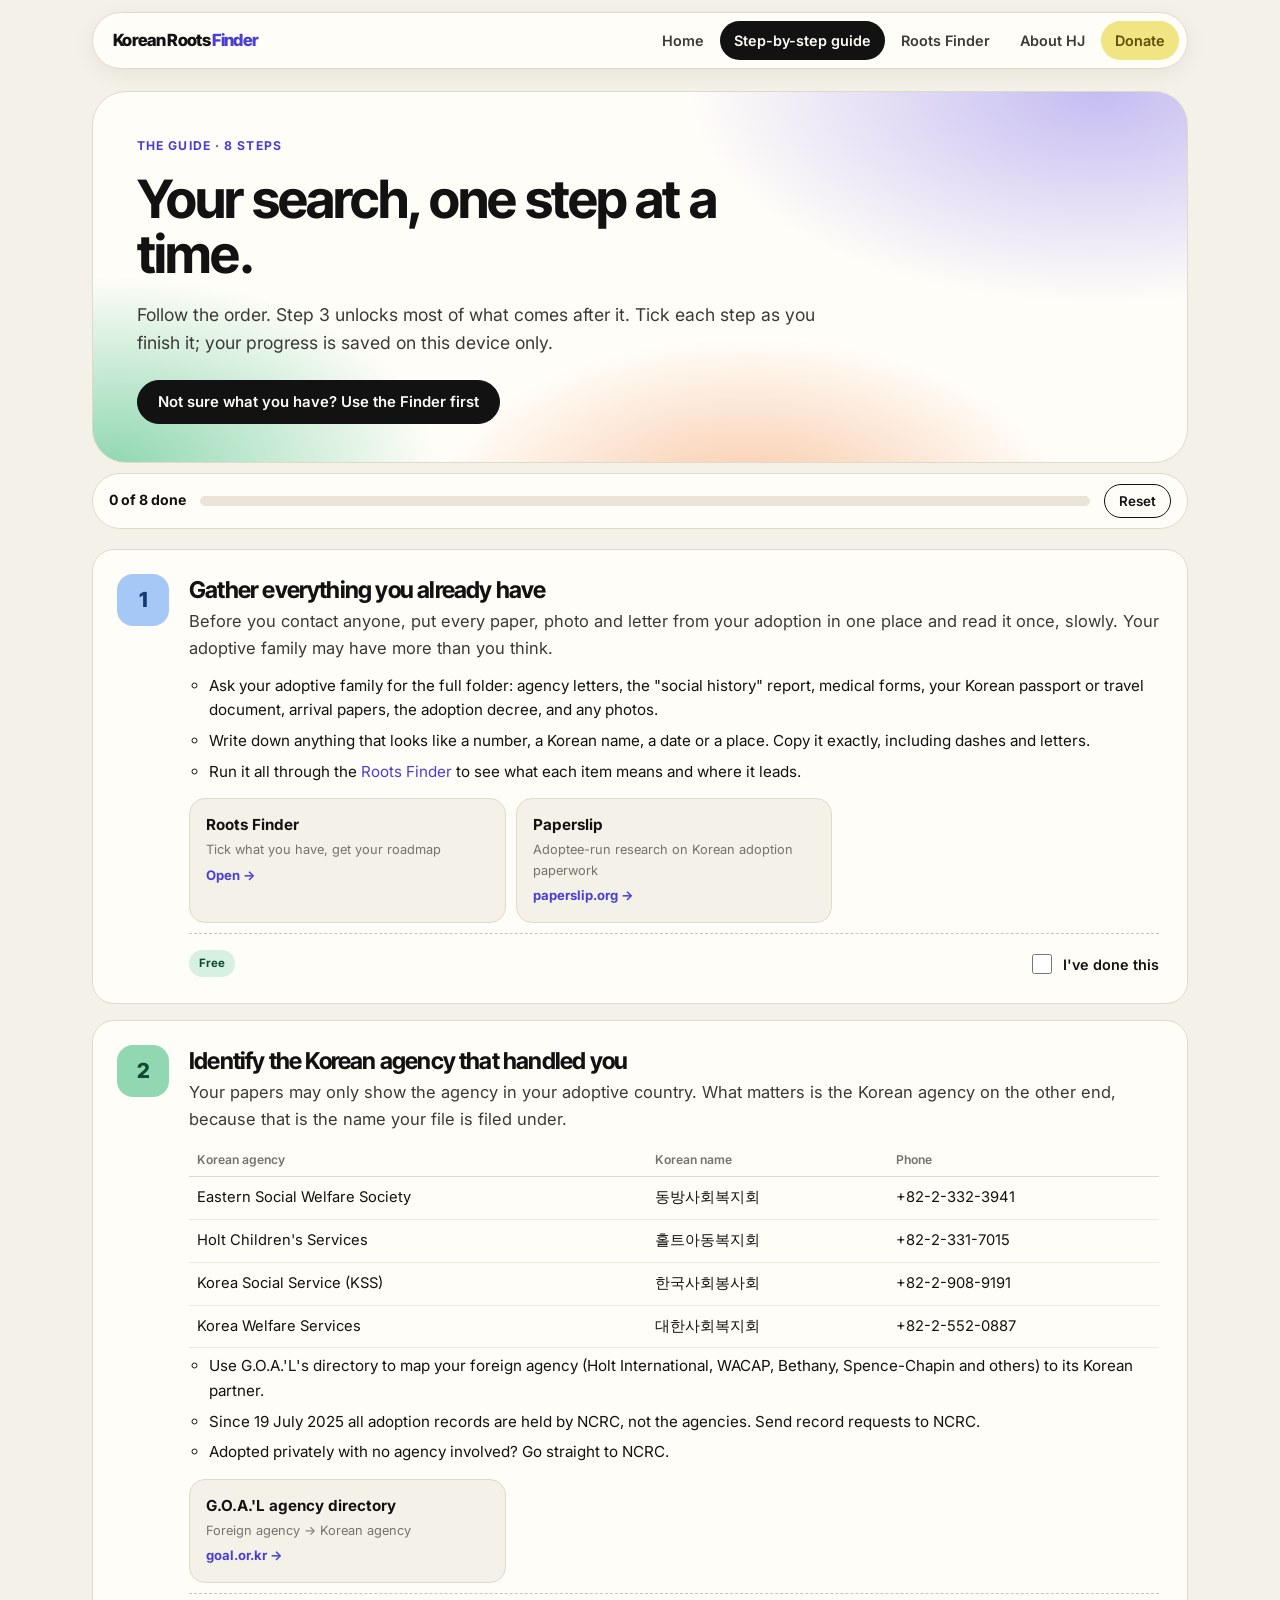
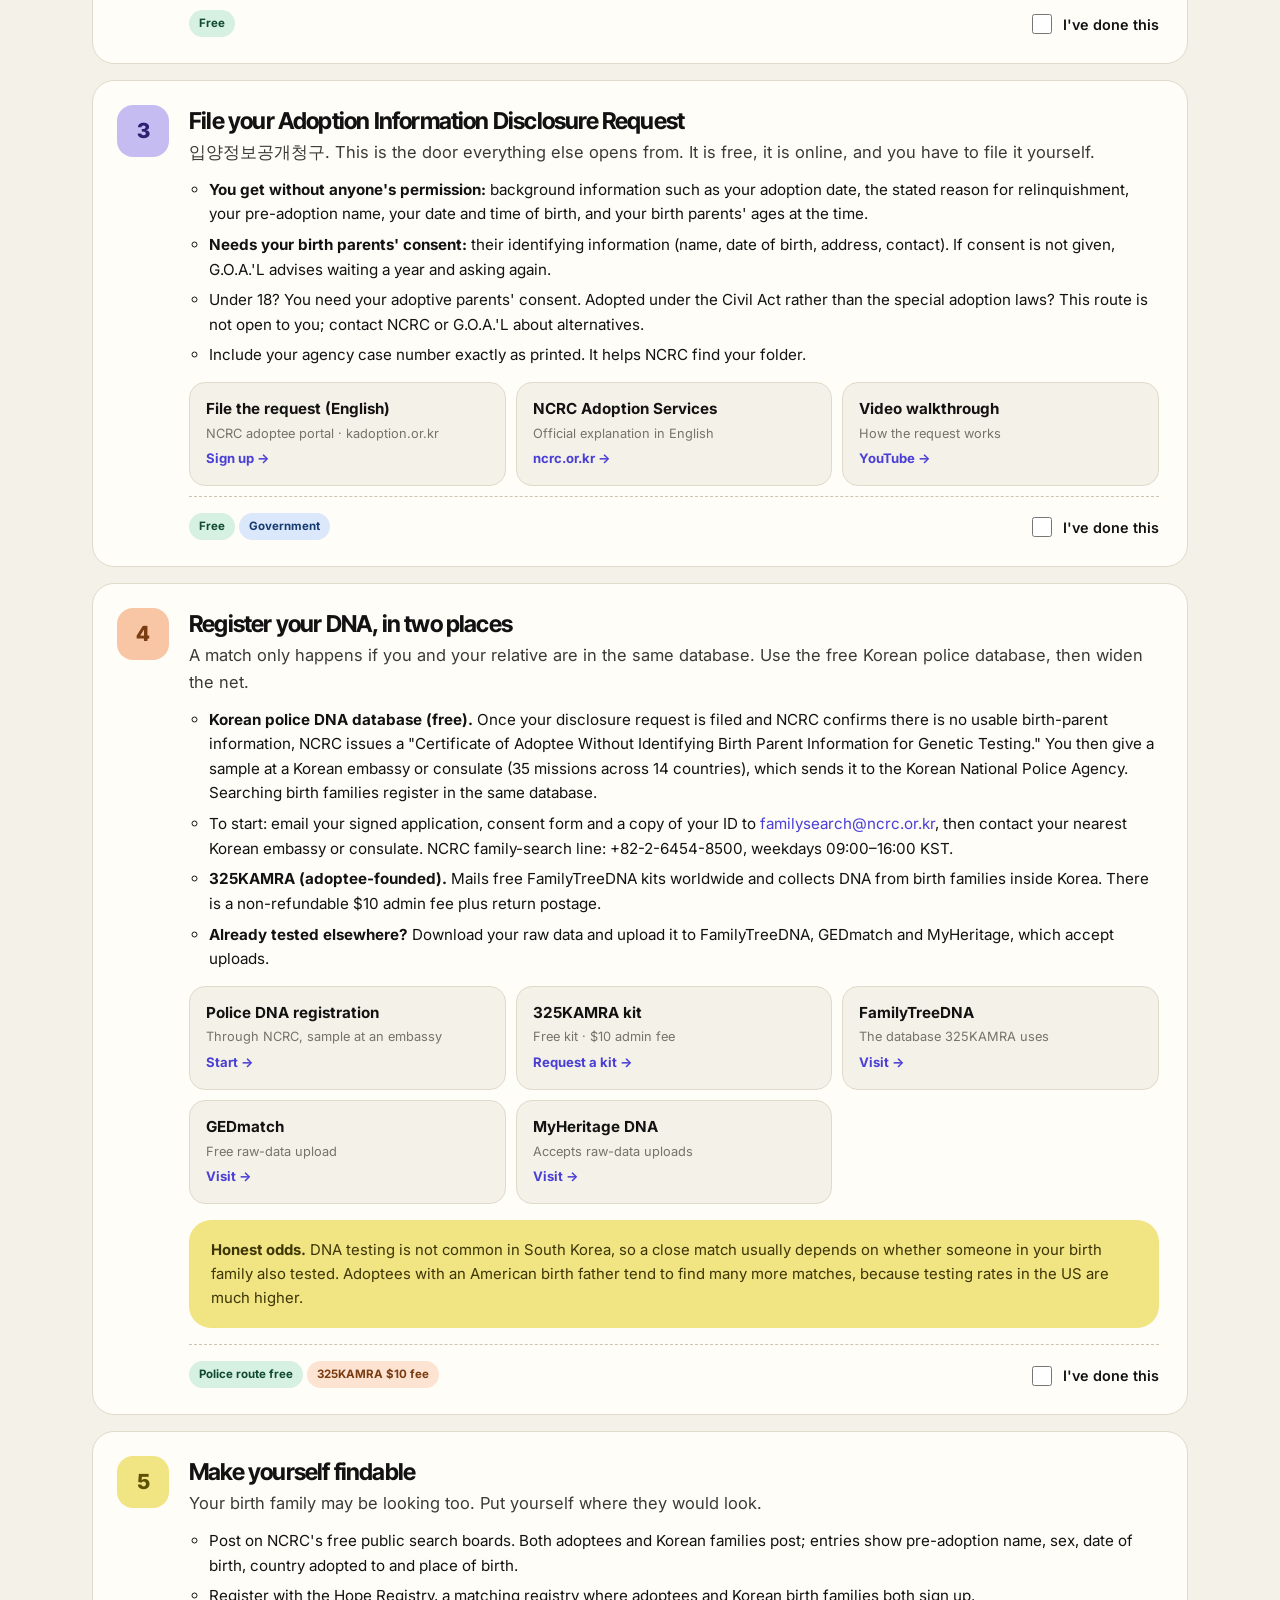
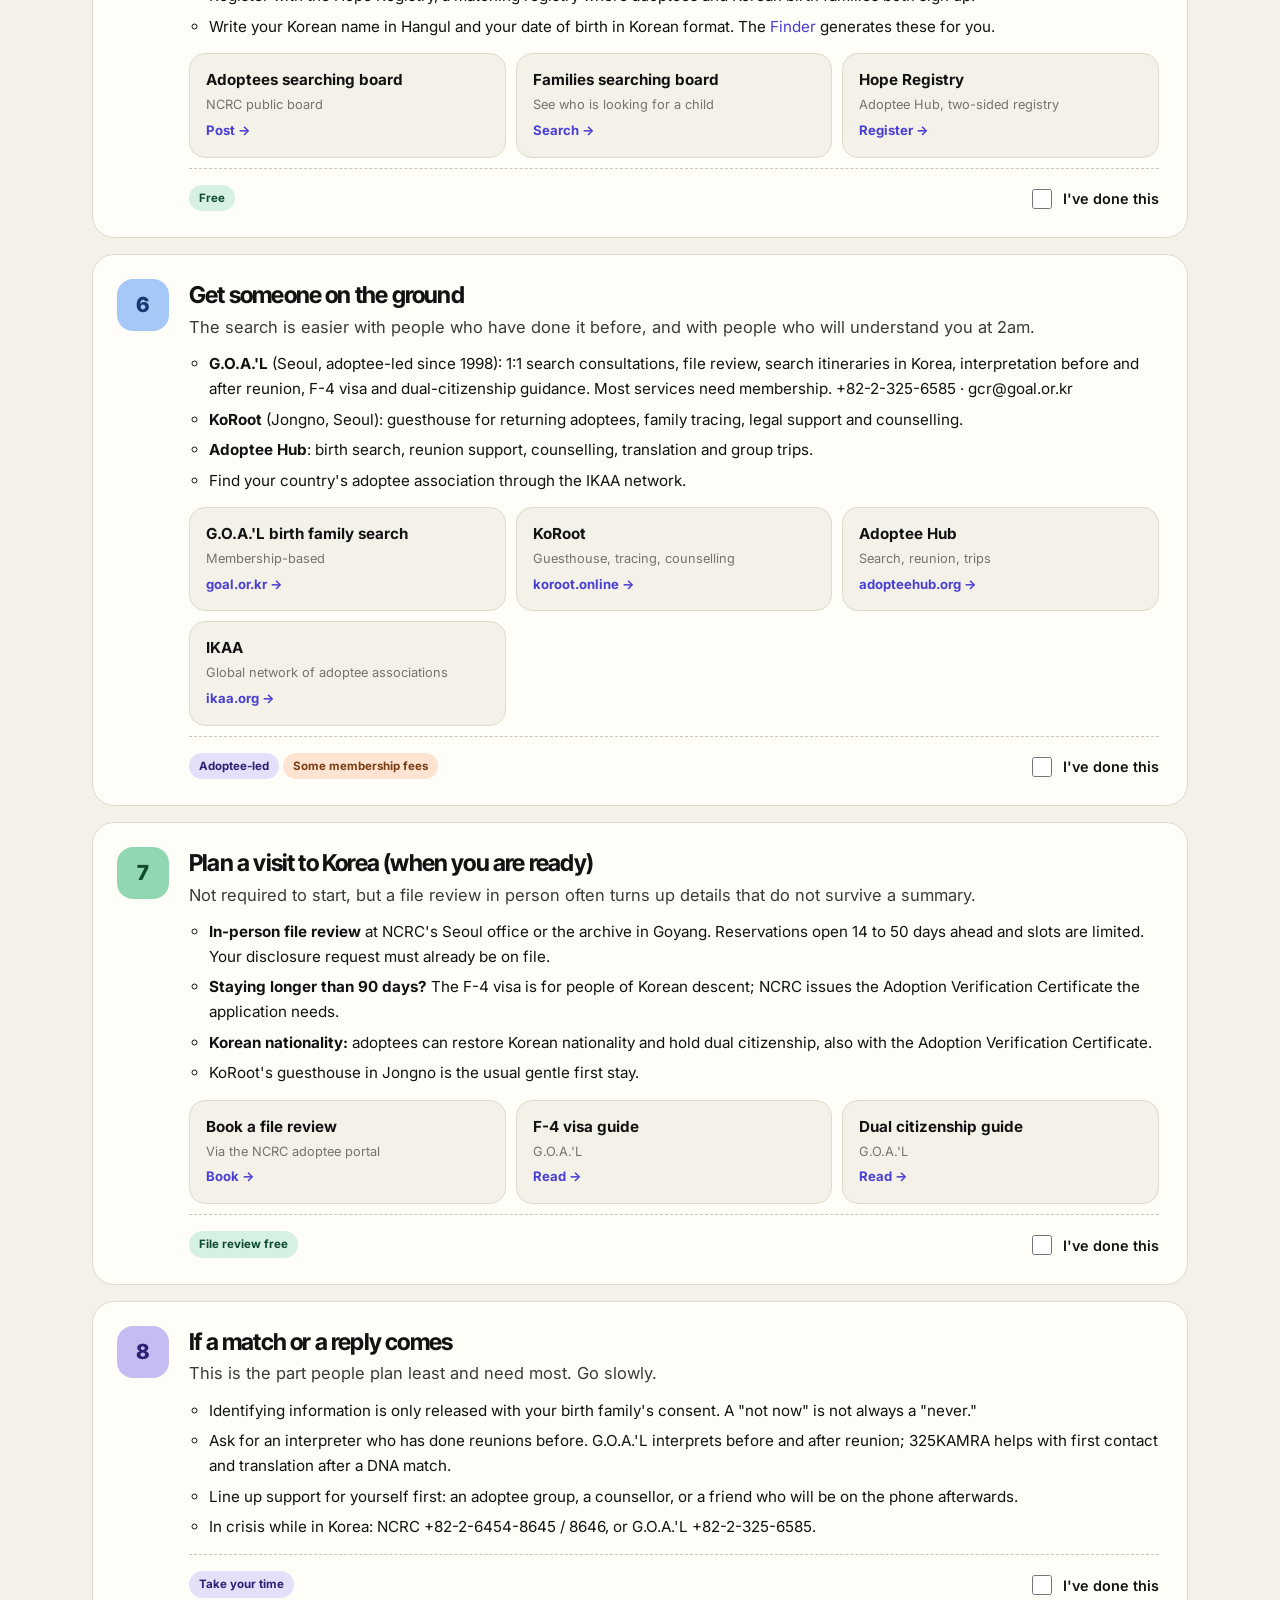
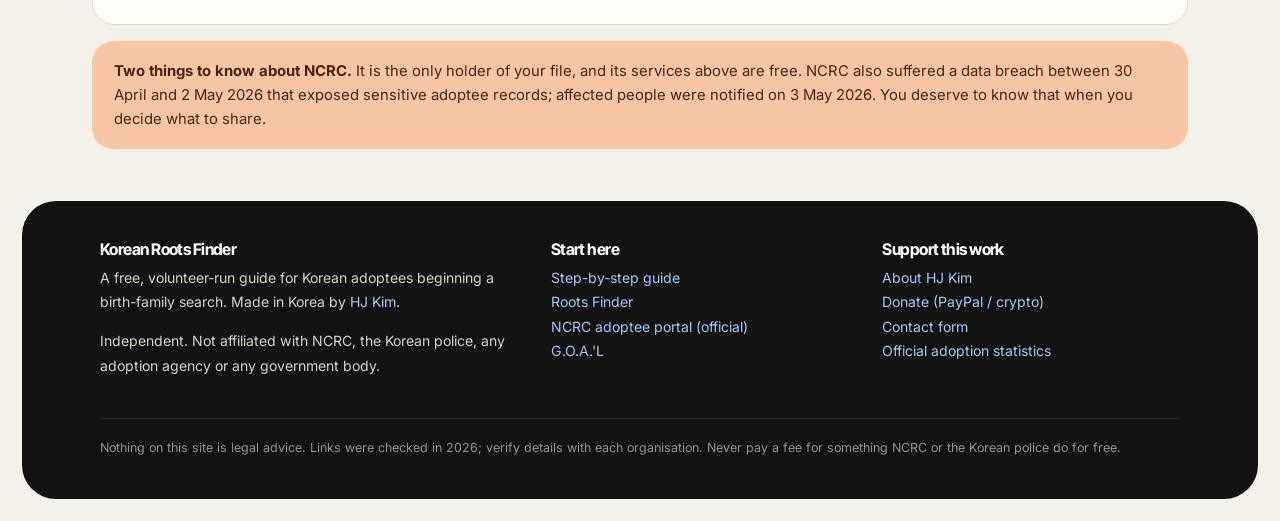
<file: guide.html>
<!DOCTYPE html>
<html lang="en">
<head>
<meta charset="utf-8">
<meta name="viewport" content="width=device-width, initial-scale=1">
<meta property="og:image" content="https://rootsinkorea.org/hj-kim.jpg">
<link rel="canonical" href="https://rootsinkorea.org/guide.html">
<title>Step-by-step guide: starting a birth-family search in Korea | Korean Roots Finder</title>
<meta name="description" content="Eight steps for Korean adoptees: find your Korean agency, file the free NCRC Adoption Information Disclosure Request, register DNA with the Korean police and 325KAMRA, post on search boards, get help from G.O.A.'L, and plan a visit.">
<meta property="og:title" content="Step-by-step: starting your birth-family search in Korea">
<meta property="og:description" content="Where to sign up, in what order, and what it costs (mostly nothing).">
<link rel="icon" href="data:image/svg+xml,%3Csvg xmlns='http://www.w3.org/2000/svg' viewBox='0 0 64 64'%3E%3Crect width='64' height='64' rx='16' fill='%23121212'/%3E%3Ccircle cx='32' cy='26' r='10' fill='%23c5bcf2'/%3E%3Cpath d='M32 36v16M24 46l8 6 8-6' stroke='%2391d8b2' stroke-width='5' fill='none' stroke-linecap='round'/%3E%3C/svg%3E">
<link rel="preconnect" href="https://fonts.googleapis.com"><link rel="preconnect" href="https://fonts.gstatic.com" crossorigin>
<link href="https://fonts.googleapis.com/css2?family=Inter:wght@400;500;600;700&family=Inter+Tight:wght@600;700;800&display=swap" rel="stylesheet">
<link rel="stylesheet" href="style.css">
</head>
<body data-page="guide">
<header id="hdr"></header>

<main class="wrap">
  <div class="hero sm">
    <div class="kicker">The guide · 8 steps</div>
    <h1>Your search, one step at a time.</h1>
    <p class="lede">Follow the order. Step 3 unlocks most of what comes after it. Tick each step as you finish it; your progress is saved on this device only.</p>
    <div class="btns"><a class="btn btn-p" href="finder.html">Not sure what you have? Use the Finder first</a></div>
  </div>

  <div class="progress" id="prog"><span class="lbl" id="progLbl">0 of 8 done</span><div class="track"><div class="fill" id="progFill"></div></div><button class="btn btn-s btn-sm" id="reset">Reset</button></div>

  <ol class="steps" id="steps">

    <li data-step="1">
      <div class="n">1</div>
      <h3>Gather everything you already have</h3>
      <p class="why">Before you contact anyone, put every paper, photo and letter from your adoption in one place and read it once, slowly. Your adoptive family may have more than you think.</p>
      <ul class="do">
        <li>Ask your adoptive family for the full folder: agency letters, the "social history" report, medical forms, your Korean passport or travel document, arrival papers, the adoption decree, and any photos.</li>
        <li>Write down anything that looks like a number, a Korean name, a date or a place. Copy it exactly, including dashes and letters.</li>
        <li>Run it all through the <a href="finder.html">Roots Finder</a> to see what each item means and where it leads.</li>
      </ul>
      <div class="signups">
        <a class="signup" href="finder.html"><b>Roots Finder</b><span>Tick what you have, get your roadmap</span><i>Open →</i></a>
        <a class="signup" href="https://www.paperslip.org/" target="_blank" rel="noopener"><b>Paperslip</b><span>Adoptee-run research on Korean adoption paperwork</span><i>paperslip.org →</i></a>
      </div>
      <div class="stepfoot"><span><span class="tag free">Free</span></span><label class="donebox"><input type="checkbox"> I've done this</label></div>
    </li>

    <li data-step="2">
      <div class="n">2</div>
      <h3>Identify the Korean agency that handled you</h3>
      <p class="why">Your papers may only show the agency in your adoptive country. What matters is the Korean agency on the other end, because that is the name your file is filed under.</p>
      <table class="simple">
        <tr><th>Korean agency</th><th>Korean name</th><th>Phone</th></tr>
        <tr><td>Eastern Social Welfare Society</td><td class="ko">동방사회복지회</td><td>+82-2-332-3941</td></tr>
        <tr><td>Holt Children's Services</td><td class="ko">홀트아동복지회</td><td>+82-2-331-7015</td></tr>
        <tr><td>Korea Social Service (KSS)</td><td class="ko">한국사회봉사회</td><td>+82-2-908-9191</td></tr>
        <tr><td>Korea Welfare Services</td><td class="ko">대한사회복지회</td><td>+82-2-552-0887</td></tr>
      </table>
      <ul class="do">
        <li>Use G.O.A.'L's directory to map your foreign agency (Holt International, WACAP, Bethany, Spence-Chapin and others) to its Korean partner.</li>
        <li>Since 19 July 2025 all adoption records are held by NCRC, not the agencies. Send record requests to NCRC.</li>
        <li>Adopted privately with no agency involved? Go straight to NCRC.</li>
      </ul>
      <div class="signups">
        <a class="signup" href="https://goal.or.kr/adoption-agency-information" target="_blank" rel="noopener"><b>G.O.A.'L agency directory</b><span>Foreign agency → Korean agency</span><i>goal.or.kr →</i></a>
      </div>
      <div class="stepfoot"><span><span class="tag free">Free</span></span><label class="donebox"><input type="checkbox"> I've done this</label></div>
    </li>

    <li data-step="3">
      <div class="n">3</div>
      <h3>File your Adoption Information Disclosure Request</h3>
      <p class="why"><span class="ko">입양정보공개청구</span>. This is the door everything else opens from. It is free, it is online, and you have to file it yourself.</p>
      <ul class="do">
        <li><b>You get without anyone's permission:</b> background information such as your adoption date, the stated reason for relinquishment, your pre-adoption name, your date and time of birth, and your birth parents' ages at the time.</li>
        <li><b>Needs your birth parents' consent:</b> their identifying information (name, date of birth, address, contact). If consent is not given, G.O.A.'L advises waiting a year and asking again.</li>
        <li>Under 18? You need your adoptive parents' consent. Adopted under the Civil Act rather than the special adoption laws? This route is not open to you; contact NCRC or G.O.A.'L about alternatives.</li>
        <li>Include your agency case number exactly as printed. It helps NCRC find your folder.</li>
      </ul>
      <div class="signups">
        <a class="signup" href="https://www.kadoption.or.kr/home/eng/main.do" target="_blank" rel="noopener"><b>File the request (English)</b><span>NCRC adoptee portal · kadoption.or.kr</span><i>Sign up →</i></a>
        <a class="signup" href="https://www.ncrc.or.kr/ncrc_en/cm/cntnts/cntntsView.do?mi=1352&cntntsId=1300" target="_blank" rel="noopener"><b>NCRC Adoption Services</b><span>Official explanation in English</span><i>ncrc.or.kr →</i></a>
        <a class="signup" href="https://www.youtube.com/watch?v=NZrjxYNViNI" target="_blank" rel="noopener"><b>Video walkthrough</b><span>How the request works</span><i>YouTube →</i></a>
      </div>
      <div class="stepfoot"><span><span class="tag free">Free</span><span class="tag gov">Government</span></span><label class="donebox"><input type="checkbox"> I've done this</label></div>
    </li>

    <li data-step="4">
      <div class="n">4</div>
      <h3>Register your DNA, in two places</h3>
      <p class="why">A match only happens if you and your relative are in the same database. Use the free Korean police database, then widen the net.</p>
      <ul class="do">
        <li><b>Korean police DNA database (free).</b> Once your disclosure request is filed and NCRC confirms there is no usable birth-parent information, NCRC issues a "Certificate of Adoptee Without Identifying Birth Parent Information for Genetic Testing." You then give a sample at a Korean embassy or consulate (35 missions across 14 countries), which sends it to the Korean National Police Agency. Searching birth families register in the same database.</li>
        <li>To start: email your signed application, consent form and a copy of your ID to <a href="mailto:familysearch@ncrc.or.kr">familysearch@ncrc.or.kr</a>, then contact your nearest Korean embassy or consulate. NCRC family-search line: +82-2-6454-8500, weekdays 09:00–16:00 KST.</li>
        <li><b>325KAMRA (adoptee-founded).</b> Mails free FamilyTreeDNA kits worldwide and collects DNA from birth families inside Korea. There is a non-refundable $10 admin fee plus return postage.</li>
        <li><b>Already tested elsewhere?</b> Download your raw data and upload it to FamilyTreeDNA, GEDmatch and MyHeritage, which accept uploads.</li>
      </ul>
      <div class="signups">
        <a class="signup" href="https://www.kadoption.or.kr/home/eng/main.do" target="_blank" rel="noopener"><b>Police DNA registration</b><span>Through NCRC, sample at an embassy</span><i>Start →</i></a>
        <a class="signup" href="https://www.325kamra.org/korean-adoptees" target="_blank" rel="noopener"><b>325KAMRA kit</b><span>Free kit · $10 admin fee</span><i>Request a kit →</i></a>
        <a class="signup" href="https://www.familytreedna.com/" target="_blank" rel="noopener"><b>FamilyTreeDNA</b><span>The database 325KAMRA uses</span><i>Visit →</i></a>
        <a class="signup" href="https://www.gedmatch.com/" target="_blank" rel="noopener"><b>GEDmatch</b><span>Free raw-data upload</span><i>Visit →</i></a>
        <a class="signup" href="https://www.myheritage.com/dna" target="_blank" rel="noopener"><b>MyHeritage DNA</b><span>Accepts raw-data uploads</span><i>Visit →</i></a>
      </div>
      <div class="note lemon"><b>Honest odds.</b> DNA testing is not common in South Korea, so a close match usually depends on whether someone in your birth family also tested. Adoptees with an American birth father tend to find many more matches, because testing rates in the US are much higher.</div>
      <div class="stepfoot"><span><span class="tag free">Police route free</span><span class="tag paid">325KAMRA $10 fee</span></span><label class="donebox"><input type="checkbox"> I've done this</label></div>
    </li>

    <li data-step="5">
      <div class="n">5</div>
      <h3>Make yourself findable</h3>
      <p class="why">Your birth family may be looking too. Put yourself where they would look.</p>
      <ul class="do">
        <li>Post on NCRC's free public search boards. Both adoptees and Korean families post; entries show pre-adoption name, sex, date of birth, country adopted to and place of birth.</li>
        <li>Register with the Hope Registry, a matching registry where adoptees and Korean birth families both sign up.</li>
        <li>Write your Korean name in Hangul and your date of birth in Korean format. The <a href="finder.html">Finder</a> generates these for you.</li>
      </ul>
      <div class="signups">
        <a class="signup" href="https://www.kadoption.or.kr/home/eng/peopleSearch/findAdoptee.do?menuPos=18" target="_blank" rel="noopener"><b>Adoptees searching board</b><span>NCRC public board</span><i>Post →</i></a>
        <a class="signup" href="https://www.kadoption.or.kr/home/eng/peopleSearch/findFamily.do?menuPos=18" target="_blank" rel="noopener"><b>Families searching board</b><span>See who is looking for a child</span><i>Search →</i></a>
        <a class="signup" href="https://adopteehub.org/services/hope_registry_adoptees" target="_blank" rel="noopener"><b>Hope Registry</b><span>Adoptee Hub, two-sided registry</span><i>Register →</i></a>
      </div>
      <div class="stepfoot"><span><span class="tag free">Free</span></span><label class="donebox"><input type="checkbox"> I've done this</label></div>
    </li>

    <li data-step="6">
      <div class="n">6</div>
      <h3>Get someone on the ground</h3>
      <p class="why">The search is easier with people who have done it before, and with people who will understand you at 2am.</p>
      <ul class="do">
        <li><b>G.O.A.'L</b> (Seoul, adoptee-led since 1998): 1:1 search consultations, file review, search itineraries in Korea, interpretation before and after reunion, F-4 visa and dual-citizenship guidance. Most services need membership. +82-2-325-6585 · gcr@goal.or.kr</li>
        <li><b>KoRoot</b> (Jongno, Seoul): guesthouse for returning adoptees, family tracing, legal support and counselling.</li>
        <li><b>Adoptee Hub</b>: birth search, reunion support, counselling, translation and group trips.</li>
        <li>Find your country's adoptee association through the IKAA network.</li>
      </ul>
      <div class="signups">
        <a class="signup" href="https://goal.or.kr/birth-family-search" target="_blank" rel="noopener"><b>G.O.A.'L birth family search</b><span>Membership-based</span><i>goal.or.kr →</i></a>
        <a class="signup" href="https://koroot.online/about" target="_blank" rel="noopener"><b>KoRoot</b><span>Guesthouse, tracing, counselling</span><i>koroot.online →</i></a>
        <a class="signup" href="https://adopteehub.org/" target="_blank" rel="noopener"><b>Adoptee Hub</b><span>Search, reunion, trips</span><i>adopteehub.org →</i></a>
        <a class="signup" href="https://www.ikaa.org/" target="_blank" rel="noopener"><b>IKAA</b><span>Global network of adoptee associations</span><i>ikaa.org →</i></a>
      </div>
      <div class="stepfoot"><span><span class="tag led">Adoptee-led</span><span class="tag paid">Some membership fees</span></span><label class="donebox"><input type="checkbox"> I've done this</label></div>
    </li>

    <li data-step="7">
      <div class="n">7</div>
      <h3>Plan a visit to Korea (when you are ready)</h3>
      <p class="why">Not required to start, but a file review in person often turns up details that do not survive a summary.</p>
      <ul class="do">
        <li><b>In-person file review</b> at NCRC's Seoul office or the archive in Goyang. Reservations open 14 to 50 days ahead and slots are limited. Your disclosure request must already be on file.</li>
        <li><b>Staying longer than 90 days?</b> The F-4 visa is for people of Korean descent; NCRC issues the Adoption Verification Certificate the application needs.</li>
        <li><b>Korean nationality:</b> adoptees can restore Korean nationality and hold dual citizenship, also with the Adoption Verification Certificate.</li>
        <li>KoRoot's guesthouse in Jongno is the usual gentle first stay.</li>
      </ul>
      <div class="signups">
        <a class="signup" href="https://www.kadoption.or.kr/home/eng/main.do" target="_blank" rel="noopener"><b>Book a file review</b><span>Via the NCRC adoptee portal</span><i>Book →</i></a>
        <a class="signup" href="https://goal.or.kr/f4-visa" target="_blank" rel="noopener"><b>F-4 visa guide</b><span>G.O.A.'L</span><i>Read →</i></a>
        <a class="signup" href="https://goal.or.kr/dual-citizenship" target="_blank" rel="noopener"><b>Dual citizenship guide</b><span>G.O.A.'L</span><i>Read →</i></a>
      </div>
      <div class="stepfoot"><span><span class="tag free">File review free</span></span><label class="donebox"><input type="checkbox"> I've done this</label></div>
    </li>

    <li data-step="8">
      <div class="n">8</div>
      <h3>If a match or a reply comes</h3>
      <p class="why">This is the part people plan least and need most. Go slowly.</p>
      <ul class="do">
        <li>Identifying information is only released with your birth family's consent. A "not now" is not always a "never."</li>
        <li>Ask for an interpreter who has done reunions before. G.O.A.'L interprets before and after reunion; 325KAMRA helps with first contact and translation after a DNA match.</li>
        <li>Line up support for yourself first: an adoptee group, a counsellor, or a friend who will be on the phone afterwards.</li>
        <li>In crisis while in Korea: NCRC +82-2-6454-8645 / 8646, or G.O.A.'L +82-2-325-6585.</li>
      </ul>
      <div class="stepfoot"><span><span class="tag led">Take your time</span></span><label class="donebox"><input type="checkbox"> I've done this</label></div>
    </li>
  </ol>

  <div class="note peach"><b>Two things to know about NCRC.</b> It is the only holder of your file, and its services above are free. NCRC also suffered a data breach between 30 April and 2 May 2026 that exposed sensitive adoptee records; affected people were notified on 3 May 2026. You deserve to know that when you decide what to share.</div>
</main>

<footer id="ftr"></footer>
<script src="common.js"></script>
<script>
(function(){
  const KEY='krf-guide-progress';
  const saved=JSON.parse(localStorage.getItem(KEY)||'{}');
  const items=[...document.querySelectorAll('#steps>li')];
  function update(){
    const n=items.filter(li=>li.classList.contains('done')).length;
    document.getElementById('progLbl').textContent=`${n} of ${items.length} done`;
    document.getElementById('progFill').style.width=(100*n/items.length)+'%';
  }
  items.forEach(li=>{
    const s=li.dataset.step, cb=li.querySelector('.donebox input');
    if(saved[s]){cb.checked=true;li.classList.add('done');}
    cb.addEventListener('change',()=>{li.classList.toggle('done',cb.checked);saved[s]=cb.checked;localStorage.setItem(KEY,JSON.stringify(saved));update();});
  });
  document.getElementById('reset').addEventListener('click',()=>{localStorage.removeItem(KEY);items.forEach(li=>{li.classList.remove('done');li.querySelector('.donebox input').checked=false;});for(const k in saved)delete saved[k];update();});
  update();
})();
</script>
</body>
</html>
</file>
<file: style.css>
/* Korean Roots Finder — shared styles (cream + pastel system, matches rootsinkorea.org) */
:root{
  --ink:#121212; --ink-2:#3c3a36; --muted:#77736b;
  --paper:#f4f1e8; --paper-2:#eae5d8; --card:#fffdf8; --line:#e0dacb; --line-2:#cdc5b1;
  --accent:#4a3fd4; --accent-soft:#e7e4fb;
  --sky:#a6c8f7; --sky-ink:#153a70;
  --mint:#91d8b2; --mint-ink:#0f4a31;
  --lilac:#c5bcf2; --lilac-ink:#2c2073;
  --peach:#f8c6a4; --peach-ink:#7a3c11;
  --lemon:#f0e483; --lemon-ink:#5c4f06;
  --r:22px; --r-xl:34px;
  --display:"Inter Tight",-apple-system,BlinkMacSystemFont,"Helvetica Neue",Arial,sans-serif;
  --body:Inter,-apple-system,BlinkMacSystemFont,"Segoe UI",Roboto,"Apple SD Gothic Neo","Noto Sans KR",sans-serif;
}
*{box-sizing:border-box}
html{scroll-behavior:smooth;scroll-padding-top:96px}
body{margin:0;background:var(--paper);color:var(--ink);font-family:var(--body);font-size:16.5px;line-height:1.62;-webkit-font-smoothing:antialiased}
a{color:var(--accent);text-decoration:none} a:hover{text-decoration:underline}
img{max-width:100%;display:block}
h1,h2,h3,h4{font-family:var(--display);font-weight:700;letter-spacing:-.035em;line-height:1.05;margin:0 0 .45em}
p{margin:0 0 1em}
.wrap{max-width:1140px;margin:0 auto;padding:0 22px}
.kicker{font-size:.76rem;font-weight:700;letter-spacing:.09em;text-transform:uppercase;color:var(--accent)}
.lede{font-size:1.1rem;color:var(--ink-2);max-width:62ch}
.muted{color:var(--muted)}
.ko{font-family:"Apple SD Gothic Neo","Noto Sans KR",var(--body)}

/* header */
header.top{position:sticky;top:12px;z-index:60;max-width:1140px;margin:12px auto 0;padding:0 22px}
.bar{display:flex;align-items:center;gap:14px;background:var(--card);border:1px solid var(--line);border-radius:999px;padding:8px 8px 8px 20px;box-shadow:0 6px 24px rgba(18,18,18,.06)}
.brand{font-family:var(--display);font-weight:800;letter-spacing:-.04em;color:var(--ink);white-space:nowrap;font-size:1.05rem}
.brand span{color:var(--accent)} .brand:hover{text-decoration:none}
nav.main{display:flex;gap:2px;margin-left:auto;overflow-x:auto;scrollbar-width:none}
nav.main::-webkit-scrollbar{display:none}
nav.main a{color:var(--ink-2);font-size:.9rem;font-weight:600;padding:8px 14px;border-radius:999px;white-space:nowrap}
nav.main a:hover{background:var(--paper-2);text-decoration:none}
nav.main a.on{background:var(--ink);color:var(--card)}
nav.main a.donate{background:var(--lemon);color:var(--lemon-ink)}
nav.main a.donate.on{background:var(--ink);color:var(--card)}

/* hero */
.hero{margin:22px 0 10px;border-radius:var(--r-xl);border:1px solid var(--line);padding:56px 48px 48px;
  background:radial-gradient(620px 320px at 92% 0%,var(--lilac) 0%,transparent 66%),radial-gradient(520px 300px at 2% 100%,var(--mint) 0%,transparent 62%),radial-gradient(520px 280px at 60% 112%,var(--peach) 0%,transparent 60%),var(--card)}
.hero h1{font-size:clamp(2.3rem,5.6vw,4.4rem);max-width:15ch;margin:16px 0 18px}
.hero.sm{padding:44px 44px 38px}
.hero.sm h1{font-size:clamp(2rem,4.4vw,3.3rem);max-width:20ch}

/* buttons */
.btns{display:flex;gap:10px;flex-wrap:wrap;margin-top:22px}
.btn{display:inline-flex;align-items:center;justify-content:center;gap:8px;border-radius:999px;padding:12px 20px;font:600 .93rem var(--body);border:1.5px solid var(--ink);cursor:pointer;text-decoration:none;transition:background .15s,color .15s}
.btn:hover{text-decoration:none}
.btn-p{background:var(--ink);color:var(--card)} .btn-p:hover{background:var(--accent);border-color:var(--accent)}
.btn-s{background:transparent;color:var(--ink)} .btn-s:hover{background:var(--ink);color:var(--card)}
.btn-sm{padding:8px 14px;font-size:.84rem}
.btn[disabled]{opacity:.45;cursor:not-allowed}
.link-go{font-weight:600;font-size:.9rem;white-space:nowrap}

/* sections & cards */
section{padding:46px 0 8px}
.sechead{margin-bottom:20px}
.sechead h2{font-size:clamp(1.6rem,3vw,2.4rem);margin-top:8px}
.sechead p{color:var(--ink-2);max-width:68ch;margin-top:6px}
.grid{display:grid;gap:14px}
.g2{grid-template-columns:1fr 1fr} .g3{grid-template-columns:repeat(3,1fr)} .g4{grid-template-columns:repeat(4,1fr)}
.card{background:var(--card);border:1px solid var(--line);border-radius:var(--r);padding:26px 24px}
.card h3{font-size:1.25rem;letter-spacing:-.025em}
.card p{font-size:.95rem;color:var(--ink-2)}
.pastel>*:nth-child(5n+1){background:var(--sky);border-color:transparent}
.pastel>*:nth-child(5n+2){background:var(--mint);border-color:transparent}
.pastel>*:nth-child(5n+3){background:var(--lilac);border-color:transparent}
.pastel>*:nth-child(5n+4){background:var(--peach);border-color:transparent}
.pastel>*:nth-child(5n+5){background:var(--lemon);border-color:transparent}
.pastel .card p{color:var(--ink)}
.door{display:flex;flex-direction:column;justify-content:space-between;min-height:300px;padding:34px 32px;border-radius:var(--r-xl)}
.door h2{font-size:clamp(1.7rem,3.2vw,2.6rem);margin:12px 0}
.door .num{font-family:var(--display);font-weight:800;font-size:.85rem;letter-spacing:.06em;text-transform:uppercase;opacity:.75}
.note{border-radius:var(--r);padding:18px 22px;font-size:.93rem;margin:16px 0}
.note.lemon{background:var(--lemon);color:#3d3505}
.note.peach{background:var(--peach);color:#4a240a}
.note.mint{background:var(--mint);color:#0a3322}
.note b{font-weight:700}
.tag{display:inline-block;font-size:.72rem;font-weight:700;border-radius:999px;padding:4px 10px;background:var(--paper-2);color:var(--ink-2);margin:0 4px 4px 0}
.tag.free{background:#d6f0e2;color:var(--mint-ink)}
.tag.paid{background:#fde3d2;color:var(--peach-ink)}
.tag.gov{background:#dbe7fb;color:var(--sky-ink)}
.tag.led{background:#e5e0fa;color:var(--lilac-ink)}

/* steps (guide) */
.progress{display:flex;align-items:center;gap:14px;background:var(--card);border:1px solid var(--line);border-radius:999px;padding:10px 16px;margin:6px 0 20px}
.progress .track{flex:1;height:10px;background:var(--paper-2);border-radius:99px;overflow:hidden}
.progress .fill{height:100%;background:var(--accent);border-radius:99px;width:0;transition:width .35s}
.progress .lbl{font-weight:700;font-size:.88rem;white-space:nowrap}
ol.steps{list-style:none;margin:0;padding:0;display:grid;gap:16px}
ol.steps>li{background:var(--card);border:1px solid var(--line);border-radius:var(--r);padding:28px 28px 22px 96px;position:relative}
ol.steps>li .n{position:absolute;left:24px;top:24px;width:52px;height:52px;border-radius:16px;display:grid;place-items:center;font-family:var(--display);font-weight:800;font-size:1.3rem}
ol.steps>li:nth-child(5n+1) .n{background:var(--sky);color:var(--sky-ink)}
ol.steps>li:nth-child(5n+2) .n{background:var(--mint);color:var(--mint-ink)}
ol.steps>li:nth-child(5n+3) .n{background:var(--lilac);color:var(--lilac-ink)}
ol.steps>li:nth-child(5n+4) .n{background:var(--peach);color:var(--peach-ink)}
ol.steps>li:nth-child(5n+5) .n{background:var(--lemon);color:var(--lemon-ink)}
ol.steps>li.done{border-color:var(--mint-ink);box-shadow:inset 0 0 0 1px var(--mint-ink)}
ol.steps>li.done .n{background:var(--mint-ink);color:#fff}
ol.steps h3{font-size:1.45rem;margin-bottom:6px}
ol.steps .why{color:var(--ink-2);margin-bottom:12px}
ol.steps ul.do{margin:0 0 14px;padding-left:20px}
ol.steps ul.do li{margin-bottom:6px;font-size:.95rem}
.signups{display:grid;grid-template-columns:repeat(auto-fill,minmax(250px,1fr));gap:10px;margin:12px 0 8px}
.signup{display:block;background:var(--paper);border:1px solid var(--line);border-radius:16px;padding:14px 16px;color:var(--ink)}
.signup:hover{border-color:var(--ink);text-decoration:none}
.signup b{display:block;font-size:.95rem}
.signup span{display:block;font-size:.8rem;color:var(--muted);margin-top:2px}
.signup i{font-style:normal;color:var(--accent);font-weight:700;font-size:.82rem}
.stepfoot{display:flex;justify-content:space-between;align-items:center;gap:12px;flex-wrap:wrap;margin-top:10px;padding-top:14px;border-top:1px dashed var(--line-2)}
.donebox{display:inline-flex;align-items:center;gap:8px;font-weight:600;font-size:.9rem;cursor:pointer;user-select:none}
.donebox input{width:20px;height:20px;accent-color:var(--mint-ink)}
table.simple{width:100%;border-collapse:collapse;font-size:.92rem;margin:8px 0 6px}
table.simple th{text-align:left;font-size:.76rem;color:var(--muted);font-weight:600;padding:6px 8px;border-bottom:1px solid var(--line)}
table.simple td{padding:9px 8px;border-bottom:1px solid #efe9db}

/* finder */
.engine{display:grid;grid-template-columns:1.05fr .95fr;gap:16px;align-items:start}
.panel{background:var(--card);border:1px solid var(--line);border-radius:var(--r);padding:24px}
.panel h3{font-size:1.15rem}
.group{margin-bottom:18px}
.group>.gh{font-size:.74rem;font-weight:800;letter-spacing:.08em;text-transform:uppercase;color:var(--muted);margin:4px 0 8px}
.item{border:1px solid var(--line);border-radius:16px;padding:12px 14px;margin-bottom:8px;background:var(--paper);transition:background .15s,border-color .15s}
.item.on{background:#fff;border-color:var(--accent);box-shadow:0 0 0 2px var(--accent-soft)}
.item label.row{display:flex;gap:12px;align-items:flex-start;cursor:pointer}
.item input[type=checkbox]{width:20px;height:20px;margin-top:2px;accent-color:var(--accent);flex:none}
.item .t{font-weight:600;font-size:.95rem;line-height:1.35}
.item .h{font-size:.8rem;color:var(--muted);margin-top:2px}
.item .det{display:none;margin:10px 0 2px 32px}
.item.on .det{display:block}
.item .det input{width:100%;border:1px solid var(--line-2);border-radius:10px;padding:9px 12px;font:inherit;font-size:.9rem;background:#fff}
.auto{font-size:.68rem;font-weight:800;color:#fff;background:var(--accent);border-radius:99px;padding:2px 7px;margin-left:6px;vertical-align:2px}
textarea.paste{width:100%;min-height:150px;border:1px solid var(--line-2);border-radius:16px;padding:14px 16px;font:inherit;font-size:.92rem;background:#fff;resize:vertical}
.chips{display:flex;flex-wrap:wrap;gap:6px;margin-top:10px}
.chip{font-size:.78rem;border-radius:999px;padding:5px 10px;background:var(--accent-soft);color:var(--lilac-ink);font-weight:600}
.chip.k{background:var(--paper-2);color:var(--ink-2)}
.privacy{display:flex;gap:10px;align-items:flex-start;background:var(--mint);color:#0a3322;border-radius:16px;padding:12px 14px;font-size:.85rem;margin-bottom:16px}
.console{background:#141414;color:#d8f5e6;border-radius:18px;padding:16px 18px;font:500 .84rem/1.6 ui-monospace,SFMono-Regular,Menlo,monospace;min-height:120px;white-space:pre-wrap}
.console .c-dim{color:#8e8a80}
.console .c-ok{color:#91d8b2}
.console .c-hi{color:#c5bcf2}
.meter{display:flex;align-items:center;gap:14px;margin:14px 0 4px}
.meter .ring{--p:0;width:86px;height:86px;border-radius:50%;background:conic-gradient(var(--accent) calc(var(--p)*1%),var(--paper-2) 0);display:grid;place-items:center;flex:none}
.meter .ring b{width:66px;height:66px;border-radius:50%;background:var(--card);display:grid;place-items:center;font-family:var(--display);font-size:1.3rem}
.meter .m-t{font-family:var(--display);font-weight:800;font-size:1.3rem;letter-spacing:-.03em}
.meter .m-s{font-size:.86rem;color:var(--ink-2)}
.road{list-style:none;margin:10px 0 0;padding:0;counter-reset:r}
.road li{counter-increment:r;position:relative;padding:12px 14px 12px 50px;border:1px solid var(--line);border-radius:14px;margin-bottom:8px;background:#fff;font-size:.92rem}
.road li::before{content:counter(r);position:absolute;left:12px;top:11px;width:26px;height:26px;border-radius:9px;background:var(--ink);color:#fff;display:grid;place-items:center;font-weight:800;font-size:.8rem}
.road li>b:first-child{display:block;margin-bottom:2px}
.mean{border-left:4px solid var(--accent);background:#fff;border-radius:0 14px 14px 0;padding:12px 16px;margin-bottom:10px}
.mean h4{font-size:1rem;margin:0 0 4px;letter-spacing:-.02em}
.mean p{font-size:.88rem;color:var(--ink-2);margin:0 0 6px}
.mean .kw{display:flex;flex-wrap:wrap;gap:6px}
.kwb{font-size:.8rem;border:1px solid var(--line-2);background:var(--paper);border-radius:999px;padding:3px 10px;cursor:pointer;font-family:"Apple SD Gothic Neo","Noto Sans KR",var(--body)}
.kwb:hover{border-color:var(--ink)}
.empty{color:var(--muted);font-size:.92rem;padding:8px 0}
.sticky{position:sticky;top:96px}
.sheet{display:none}

/* about */
.about{display:grid;grid-template-columns:320px 1fr;gap:36px;align-items:start}
.portrait{border-radius:var(--r-xl);overflow:hidden;border:1px solid var(--line);aspect-ratio:1/1;background:var(--sky)}
.portrait img{width:100%;height:100%;object-fit:cover;object-position:50% 30%;transform:scale(1.12)}
.quote{font-family:var(--display);font-weight:700;font-size:clamp(1.4rem,2.6vw,2rem);letter-spacing:-.03em;line-height:1.2;margin:0 0 18px}
.donate-card{border-radius:var(--r-xl);padding:30px;display:flex;flex-direction:column;gap:12px}
.donate-card h3{font-size:1.5rem;margin:0}
.addr{display:flex;gap:8px;align-items:center;background:rgba(255,255,255,.7);border-radius:14px;padding:10px 12px;font:500 .82rem ui-monospace,Menlo,monospace;word-break:break-all}
.qr{background:#fff;border-radius:14px;padding:10px;width:fit-content}
.soon{font-size:.85rem;background:rgba(255,255,255,.65);border-radius:12px;padding:10px 12px}

/* footer */
footer.foot{margin:52px 22px 22px;background:var(--ink);color:#d9d4c7;border-radius:var(--r-xl);padding:40px 44px;font-size:.88rem;line-height:1.75}
footer.foot .in{max-width:1080px;margin:0 auto;display:grid;grid-template-columns:1.4fr 1fr 1fr;gap:34px}
footer.foot h4{color:#fff;font-size:1rem;margin-bottom:8px}
footer.foot a{color:var(--sky)}
footer.foot .fine{max-width:1080px;margin:26px auto 0;padding-top:18px;border-top:1px solid #2c2b28;font-size:.78rem;color:#9a9486}

.toast{position:fixed;left:50%;bottom:26px;transform:translateX(-50%) translateY(20px);background:var(--ink);color:#fff;padding:10px 16px;border-radius:999px;font-size:.88rem;opacity:0;transition:.2s;z-index:99;pointer-events:none}
.toast.show{opacity:1;transform:translateX(-50%) translateY(0)}

@media (max-width:920px){
  .g2,.g3,.g4,.engine,.about{grid-template-columns:1fr}
  .hero,.hero.sm{padding:36px 24px}
  ol.steps>li{padding:84px 20px 18px 20px}
  ol.steps>li .n{left:20px;top:18px}
  footer.foot .in{grid-template-columns:1fr}
  .sticky{position:static}
  .brand{display:none}
  .about .portrait{max-width:260px}
}
@media print{
  header.top,footer.foot,.no-print,.hero{display:none!important}
  body{background:#fff}
  .sheet{display:block!important}
  .engine{display:block}
  .panel{border:0;padding:0}
}
</file>
